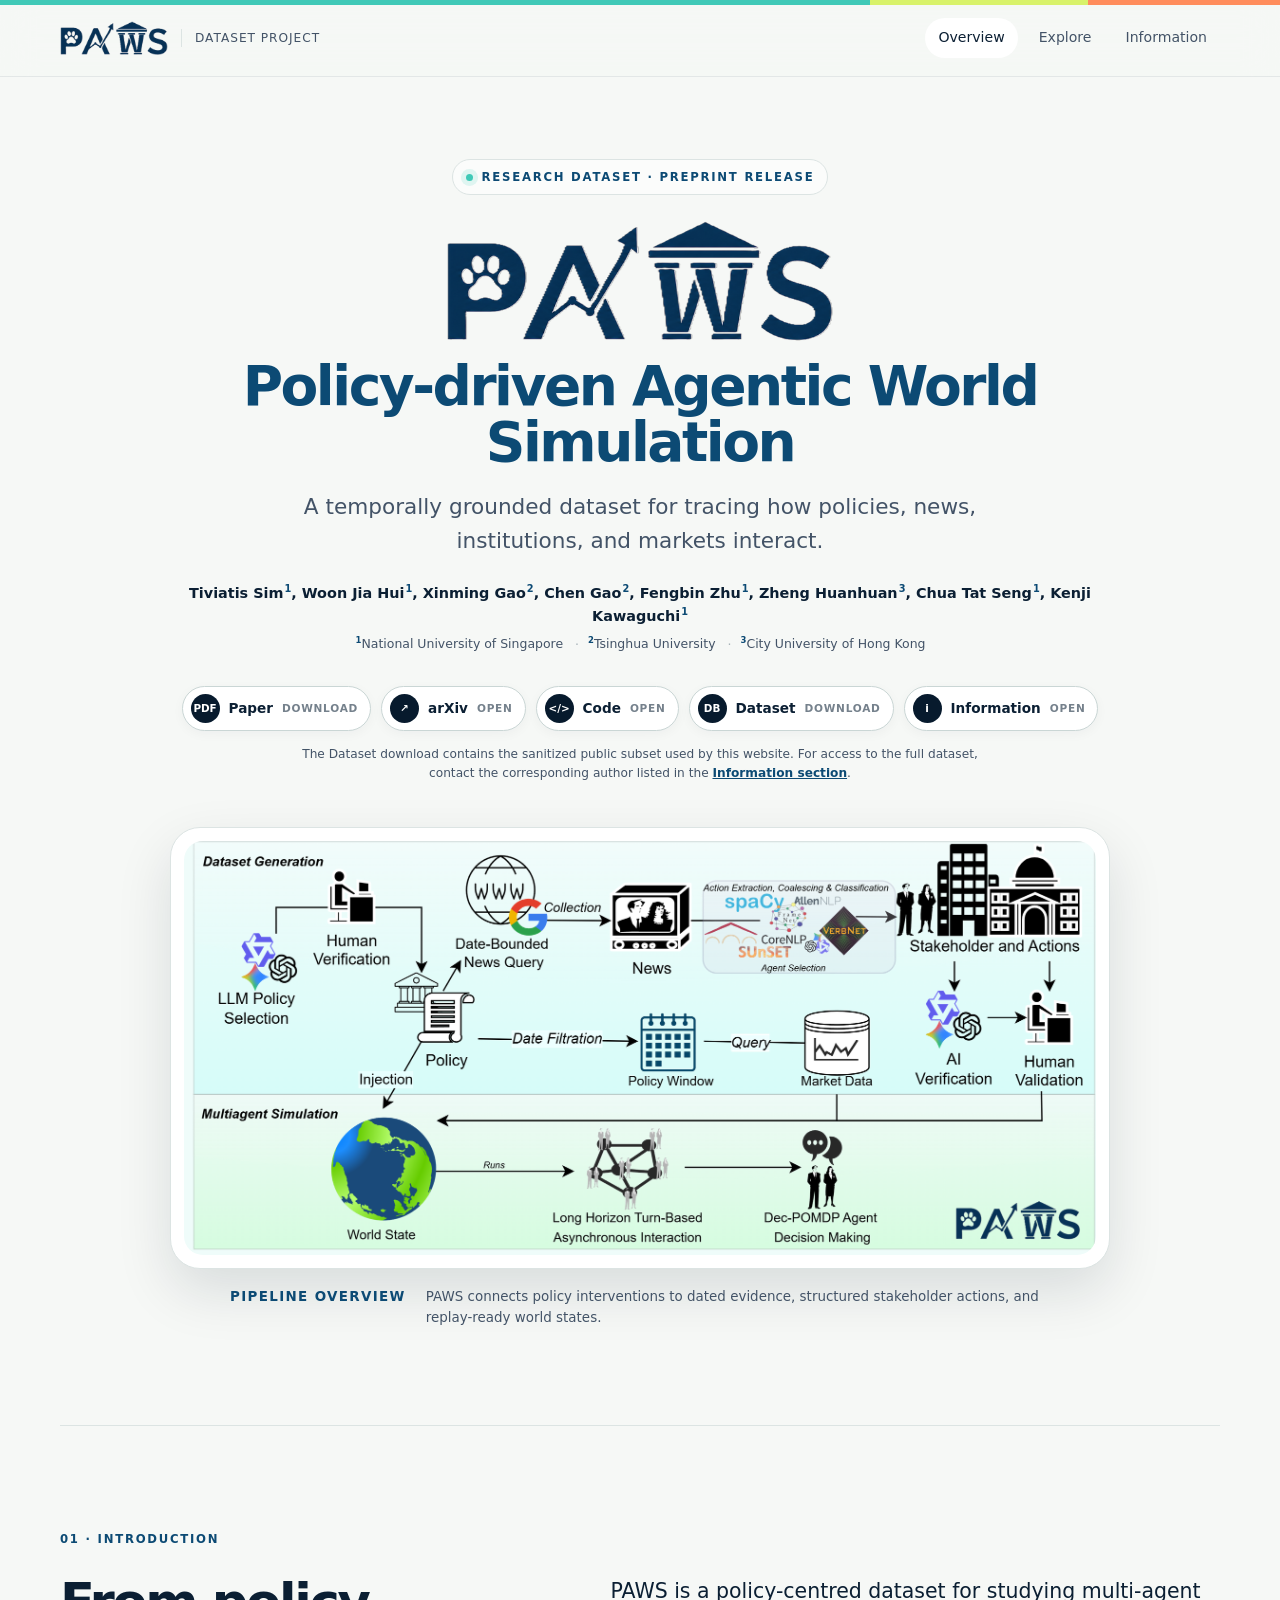
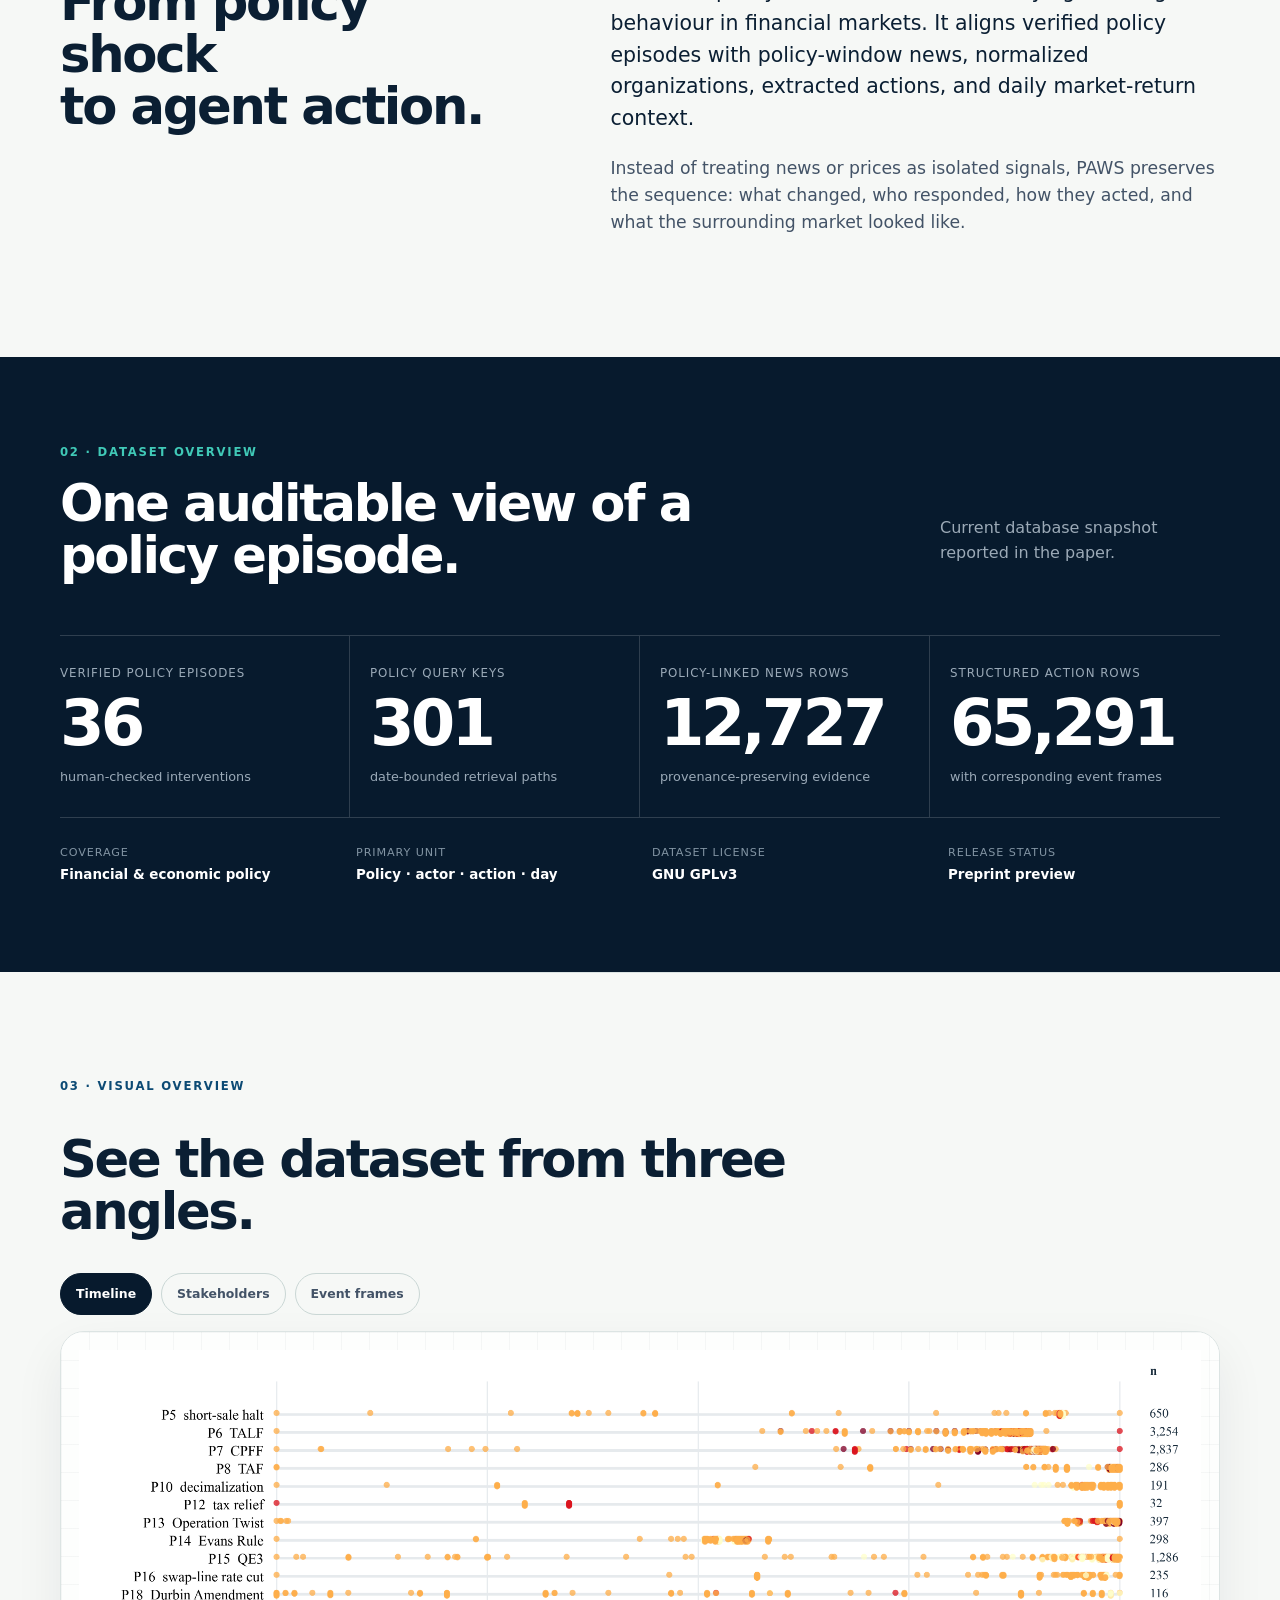
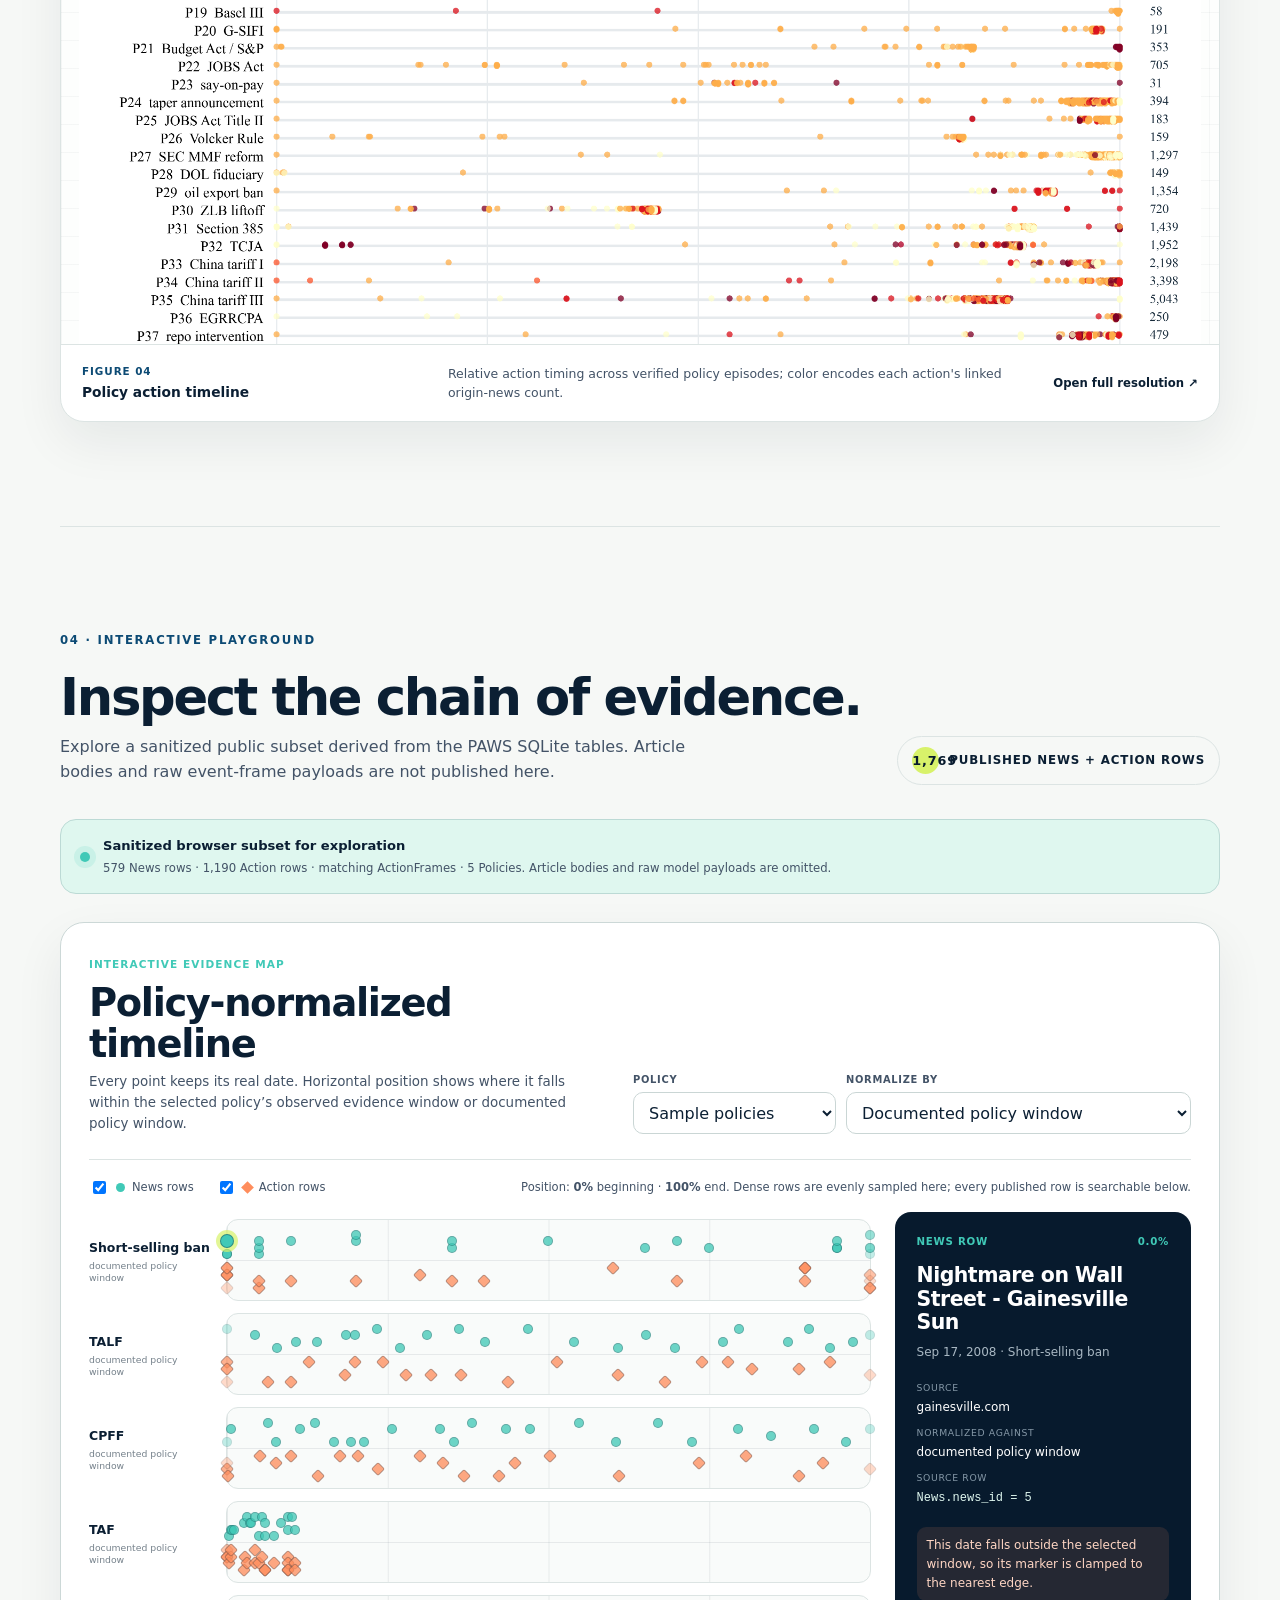
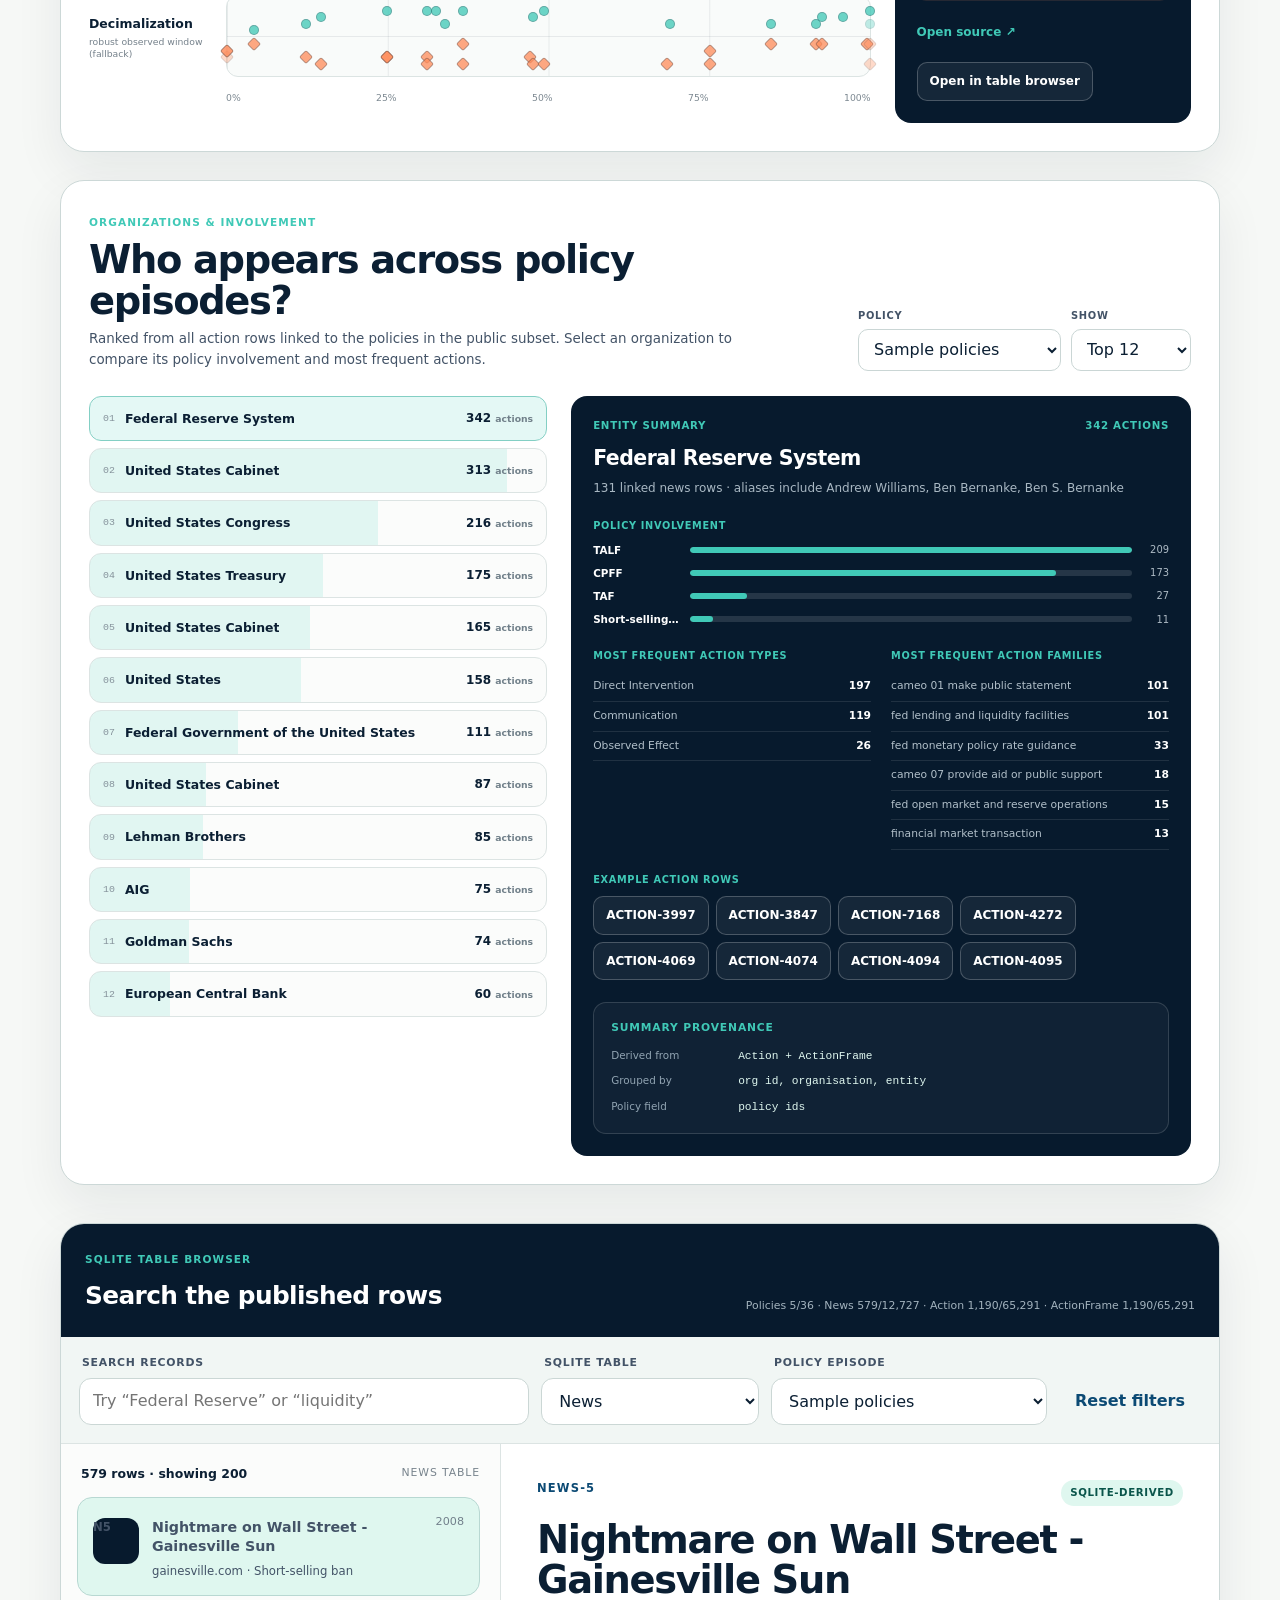
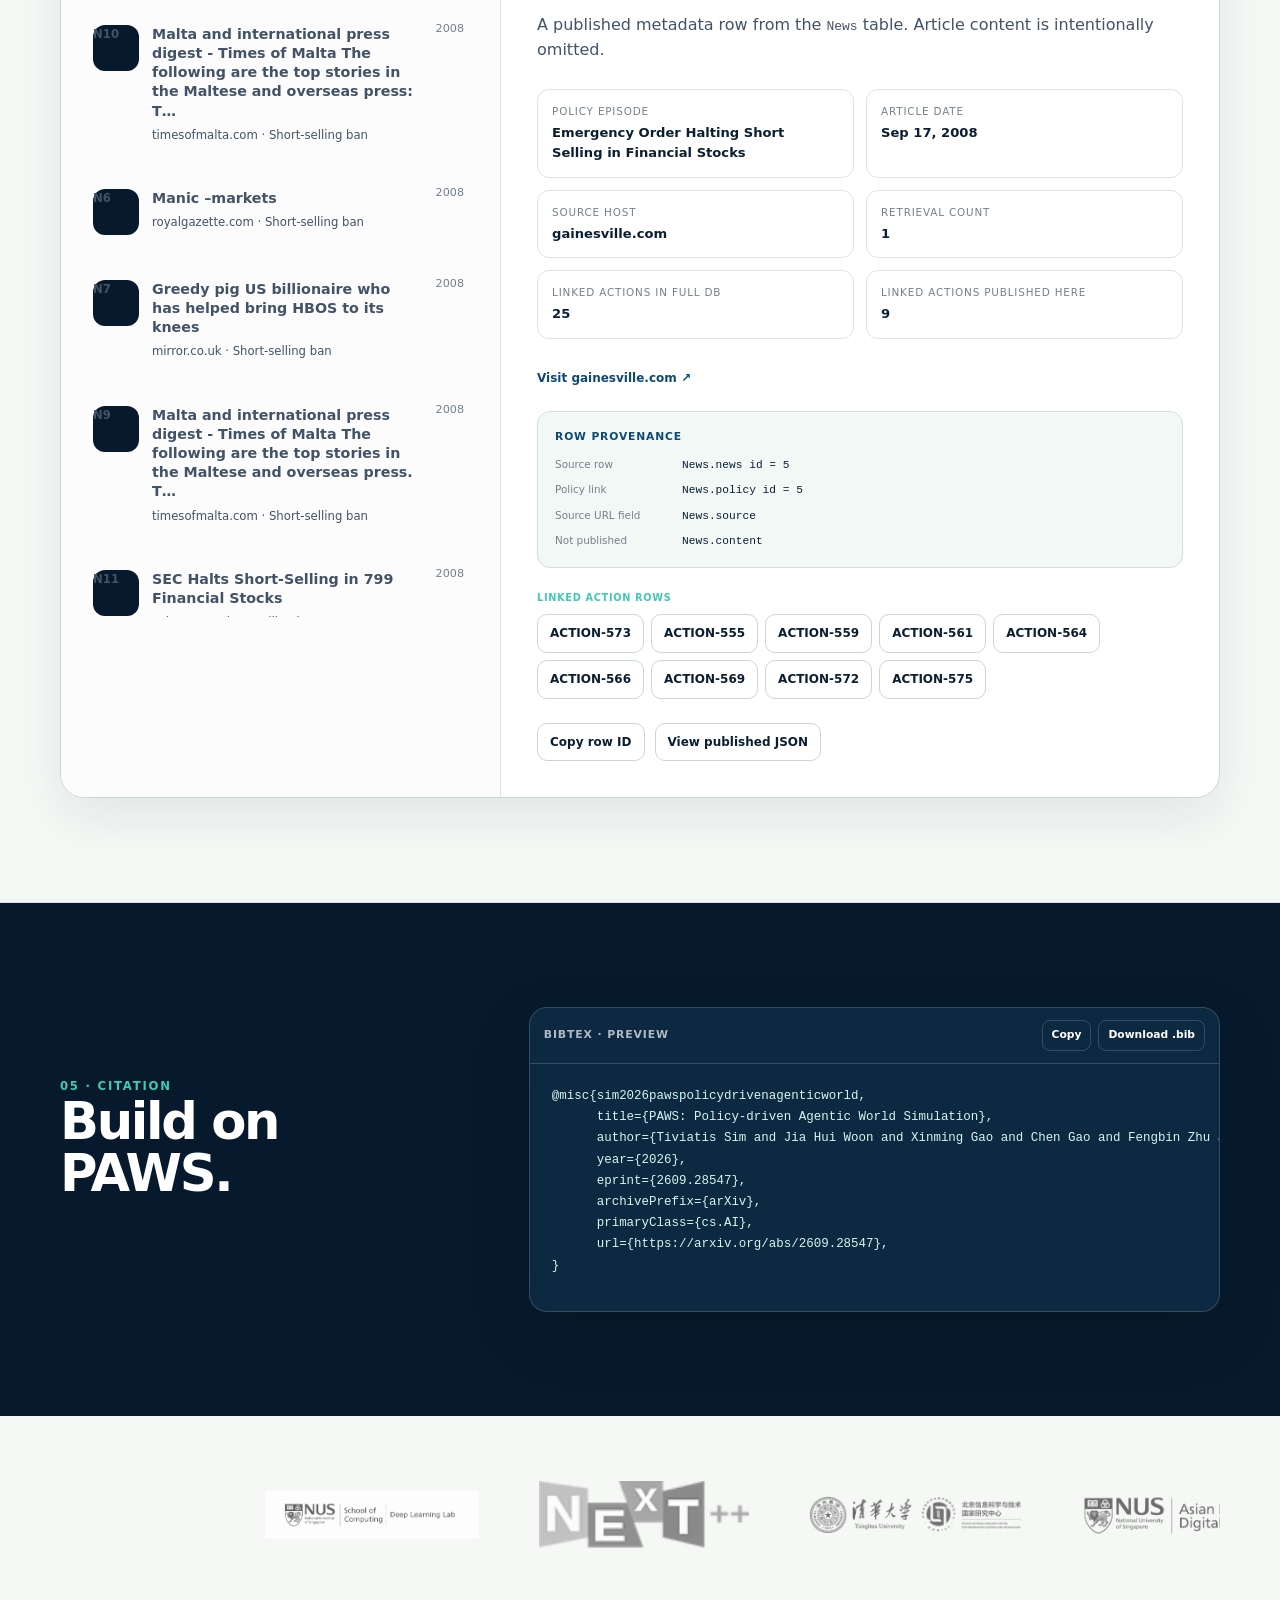
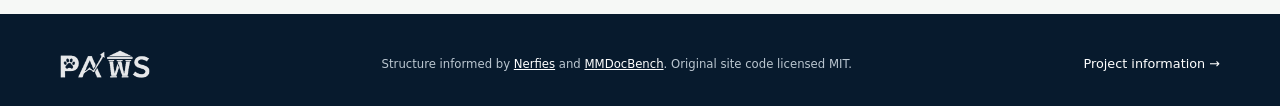
<file: index.html>
<!doctype html>
<html lang="en">
  <head>
    <meta charset="utf-8" />
    <meta name="viewport" content="width=device-width, initial-scale=1" />
    <meta
      name="description"
      content="PAWS is a policy-driven dataset for studying grounded multi-agent behaviour around financial policy shocks."
    />
    <meta name="theme-color" content="#071a2d" />
    <meta property="og:title" content="PAWS — Policy-driven Agentic World Simulation" />
    <meta
      property="og:description"
      content="Explore policy episodes, news evidence, stakeholder actions, and market context in a replay-ready research dataset."
    />
    <meta property="og:type" content="website" />
    <meta property="og:image" content="assets/images/og.png" />
    <meta property="og:image:width" content="1731" />
    <meta property="og:image:height" content="909" />
    <meta property="og:image:alt" content="PAWS — Policy-driven Agentic World Simulation" />
    <meta name="twitter:card" content="summary_large_image" />
    <meta name="twitter:title" content="PAWS — Policy-driven Agentic World Simulation" />
    <meta name="twitter:description" content="Policy episodes, stakeholder actions, and market context in one research dataset." />
    <meta name="twitter:image" content="assets/images/og.png" />
    <title>PAWS — Policy-driven Agentic World Simulation</title>
    <link rel="icon" type="image/png" href="assets/images/favicon.png" />
    <link rel="stylesheet" href="styles.css" />
    <script src="config.js" defer></script>
    <script src="script.js" defer></script>
    <script type="application/ld+json">
      {
        "@context": "https://schema.org",
        "@type": "Dataset",
        "name": "PAWS: Policy-driven Agentic World Simulation",
        "description": "A policy-centred dataset aligning verified financial and economic policy interventions with dated news, stakeholder actions, normalized organizations, structured event frames, and daily market-return context.",
        "keywords": ["multi-agent systems", "financial policy", "event frames", "stakeholder actions", "financial NLP"],
        "version": "PAWS Version 1.0"
      }
    </script>
  </head>
  <body>
    <a class="skip-link" href="#main-content">Skip to main content</a>

    <header class="site-header" id="top">
      <div class="header-inner">
        <a class="brand" href="index.html" aria-label="PAWS home">
          <img src="assets/images/paws-wordmark.png" alt="PAWS" width="176" height="56" />
          <span>Dataset project</span>
        </a>
        <nav class="top-nav" aria-label="Primary navigation">
          <a class="nav-link is-active" href="index.html" aria-current="page">Overview</a>
          <a class="nav-link" href="#playground">Explore</a>
          <a class="nav-link" href="information.html">Information</a>
        </nav>
      </div>
    </header>

    <main id="main-content">
      <section class="hero section-shell" aria-labelledby="project-title">
        <div class="eyebrow"><span class="eyebrow-dot"></span> Research dataset · Preprint release</div>
        <h1 id="project-title" class="hero-title">
          <img class="hero-title-logo" src="assets/images/paws-wordmark.png" alt="PAWS" width="600" height="189" />
          <span class="hero-title-text">Policy-driven Agentic World Simulation</span>
        </h1>
        <p class="hero-deck">
          A temporally grounded dataset for tracing how policies, news, institutions, and markets interact.
        </p>
        <div class="authors" aria-label="Researchers and affiliations">
          <p class="author-names">Tiviatis Sim<sup>1</sup>, Woon Jia Hui<sup>1</sup>, Xinming Gao<sup>2</sup>, Chen Gao<sup>2</sup>, Fengbin Zhu<sup>1</sup>, Zheng Huanhuan<sup>3</sup>, Chua Tat Seng<sup>1</sup>, Kenji Kawaguchi<sup>1</sup></p>
          <p class="author-affiliations"><span><sup>1</sup>National University of Singapore</span><span><sup>2</sup>Tsinghua University</span><span><sup>3</sup>City University of Hong Kong</span></p>
        </div>

        <nav class="resource-nav" aria-label="Project resources">
          <a class="resource-button is-pending" data-resource="paper" aria-disabled="true"><small>PDF</small> Paper <em>Soon</em></a>
          <a class="resource-button is-pending" data-resource="arxiv" aria-disabled="true"><small>↗</small> arXiv <em>Soon</em></a>
          <a class="resource-button is-pending" data-resource="code" aria-disabled="true"><small>&lt;/&gt;</small> Code <em>Open</em></a>
          <a class="resource-button is-pending" data-resource="dataset" aria-disabled="true"><small>DB</small> Dataset <em>Soon</em></a>
          <a class="resource-button" href="information.html"><small>i</small> Information <em>Open</em></a>
        </nav>
        <p class="resource-note">The Dataset download contains the sanitized public subset used by this website. For access to the full dataset, contact the corresponding author listed in the <a href="information.html#licensing-title">Information section</a>.</p>

        <figure class="hero-figure hero-pipeline-figure">
          <div class="hero-figure-frame">
            <img
              src="assets/images/paws-pipeline.png"
              alt="PAWS dataset generation pipeline, from verified policy selection through news and market collection, action extraction, validation, and multi-agent simulation"
              width="1920"
              height="873"
              fetchpriority="high"
            />
          </div>
          <figcaption>
            <span>Pipeline overview</span>
            <p>PAWS connects policy interventions to dated evidence, structured stakeholder actions, and replay-ready world states.</p>
          </figcaption>
        </figure>
      </section>

      <section class="intro section-shell section-rule" id="introduction" aria-labelledby="intro-title">
        <div class="section-label">01 · Introduction</div>
        <div class="intro-grid">
          <h2 id="intro-title">From policy shock<br />to agent action.</h2>
          <div class="prose lead-copy">
            <p>
              PAWS is a policy-centred dataset for studying multi-agent behaviour in financial markets. It aligns
              verified policy episodes with policy-window news, normalized organizations, extracted actions, and
              daily market-return context.
            </p>
            <p>
              Instead of treating news or prices as isolated signals, PAWS preserves the sequence: what changed,
              who responded, how they acted, and what the surrounding market looked like.
            </p>
          </div>
        </div>
      </section>

      <section class="overview-band" aria-labelledby="overview-title">
        <div class="section-shell">
          <div class="section-heading-row">
            <div>
              <div class="section-label light">02 · Dataset overview</div>
              <h2 id="overview-title">One auditable view of a policy episode.</h2>
            </div>
            <p>Current database snapshot reported in the paper.</p>
          </div>
          <dl class="stat-grid">
            <div><dt>Verified policy episodes</dt><dd>36</dd><span>human-checked interventions</span></div>
            <div><dt>Policy query keys</dt><dd>301</dd><span>date-bounded retrieval paths</span></div>
            <div><dt>Policy-linked news rows</dt><dd>12,727</dd><span>provenance-preserving evidence</span></div>
            <div><dt>Structured action rows</dt><dd>65,291</dd><span>with corresponding event frames</span></div>
          </dl>
          <div class="data-note-row">
            <div><span>Coverage</span><strong>Financial &amp; economic policy</strong></div>
            <div><span>Primary unit</span><strong>Policy · actor · action · day</strong></div>
            <div><span>Dataset license</span><strong>GNU GPLv3</strong></div>
            <div><span>Release status</span><strong>Preprint preview</strong></div>
          </div>
        </div>
      </section>

      <section class="figures section-shell section-rule" id="figures" aria-labelledby="figures-title">
        <div class="section-label">03 · Visual overview</div>
        <div class="section-heading-row figure-heading">
          <div>
            <h2 id="figures-title">See the dataset from three angles.</h2>
          </div>
        </div>
        <div class="figure-tabs" role="tablist" aria-label="Dataset figures">
          <button id="figure-tab-timeline" type="button" role="tab" aria-selected="true" aria-controls="figure-panel" data-figure="timeline">Timeline</button>
          <button id="figure-tab-stakeholders" type="button" role="tab" aria-selected="false" aria-controls="figure-panel" data-figure="stakeholders">Stakeholders</button>
          <button id="figure-tab-taxonomy" type="button" role="tab" aria-selected="false" aria-controls="figure-panel" data-figure="taxonomy">Event frames</button>
        </div>
        <figure class="figure-viewer" id="figure-panel" role="tabpanel" aria-labelledby="figure-tab-timeline">
          <div class="figure-canvas">
            <img id="figure-image" src="figures/fig4_policy_action_timeline_wide.png" alt="Actions for policies P5 through P43 plotted by relative position in each policy's observed action window; color encodes linked origin-news count" width="4208" height="3433" loading="lazy" />
          </div>
          <figcaption>
            <div><span id="figure-number">Figure 04</span><strong id="figure-title">Policy action timeline</strong></div>
            <p id="figure-caption">Relative action timing across verified policy episodes; color encodes each action's linked origin-news count.</p>
            <a id="figure-full" href="figures/fig4_policy_action_timeline_wide.png" target="_blank" rel="noopener">Open full resolution ↗</a>
          </figcaption>
        </figure>
      </section>

      <section class="playground section-shell section-rule" id="playground" aria-labelledby="playground-title">
        <div class="section-label">04 · Interactive playground</div>
        <div class="playground-heading">
          <div>
            <h2 id="playground-title">Inspect the chain of evidence.</h2>
            <p>Explore a sanitized public subset derived from the PAWS SQLite tables. Article bodies and raw event-frame payloads are not published here.</p>
          </div>
          <div class="subset-badge"><span id="dataset-record-total">…</span> published News + Action rows</div>
        </div>

        <div class="database-note" id="database-note" aria-live="polite">
          <span class="database-pulse" aria-hidden="true"></span>
          <p><strong>Loading public database subset…</strong><small>The full SQLite database is never sent to the browser.</small></p>
        </div>

        <section class="interactive-card timeline-studio" aria-labelledby="timeline-title">
          <div class="studio-heading">
            <div>
              <span class="mini-label">Interactive evidence map</span>
              <h3 id="timeline-title">Policy-normalized timeline</h3>
              <p>Every point keeps its real date. Horizontal position shows where it falls within the selected policy’s observed evidence window or documented policy window.</p>
            </div>
            <div class="studio-controls">
              <label><span>Policy</span><select id="timeline-policy"><option value="all">Sample policies</option></select></label>
              <label><span>Normalize by</span><select id="timeline-window"><option value="policy">Documented policy window</option><option value="observed">Robust observed evidence window</option></select></label>
            </div>
          </div>
          <div class="timeline-legend" aria-label="Timeline legend">
            <label><input type="checkbox" id="show-news" checked /> <i class="legend-mark news"></i> News rows</label>
            <label><input type="checkbox" id="show-actions" checked /> <i class="legend-mark action"></i> Action rows</label>
            <span>Position: <b>0%</b> beginning · <b>100%</b> end. Dense rows are evenly sampled here; every published row is searchable below.</span>
          </div>
          <div class="timeline-layout">
            <div>
              <div class="timeline-chart" id="timeline-chart" aria-label="Normalized policy evidence timeline"></div>
              <div class="timeline-axis" aria-hidden="true"><span>0%</span><span>25%</span><span>50%</span><span>75%</span><span>100%</span></div>
              <p class="visually-hidden" id="timeline-summary" aria-live="polite"></p>
            </div>
            <article class="timeline-detail" id="timeline-detail" aria-live="polite">
              <span class="detail-empty">Select a news or action point to inspect its real date, source row, and linked records.</span>
            </article>
          </div>
        </section>

        <section class="interactive-card entity-studio" aria-labelledby="entity-title">
          <div class="studio-heading">
            <div>
              <span class="mini-label">Organizations &amp; involvement</span>
              <h3 id="entity-title">Who appears across policy episodes?</h3>
              <p>Ranked from all action rows linked to the policies in the public subset. Select an organization to compare its policy involvement and most frequent actions.</p>
            </div>
            <div class="studio-controls entity-controls">
              <label><span>Policy</span><select id="entity-policy"><option value="all">Sample policies</option></select></label>
              <label><span>Show</span><select id="entity-limit"><option value="12">Top 12</option><option value="20">Top 20</option><option value="36">Top 36</option></select></label>
            </div>
          </div>
          <div class="entity-layout">
            <div class="entity-cloud" id="entity-cloud" aria-label="Top organizations"></div>
            <article class="entity-detail" id="entity-detail" aria-live="polite">
              <span class="detail-empty">Select an organization to see its policy involvement and recurring action families.</span>
            </article>
          </div>
        </section>

        <div class="explorer" data-explorer>
          <div class="explorer-titlebar">
            <div><span class="mini-label">SQLite table browser</span><h3>Search the published rows</h3></div>
            <p id="schema-summary">Loading table manifest…</p>
          </div>
          <div class="explorer-toolbar">
            <label class="search-field">
              <span>Search records</span>
              <input type="search" id="record-search" placeholder="Try “Federal Reserve” or “liquidity”" autocomplete="off" />
            </label>
            <label>
              <span>SQLite table</span>
              <select id="table-filter">
                <option value="News">News</option>
                <option value="Action">Action</option>
                <option value="ActionFrame">ActionFrame</option>
                <option value="Policies">Policies</option>
              </select>
            </label>
            <label>
              <span>Policy episode</span>
              <select id="policy-filter"><option value="all">Sample policies</option></select>
            </label>
            <button class="text-button" id="reset-filters" type="button">Reset filters</button>
          </div>

          <div class="explorer-body">
            <aside class="record-list-panel" aria-label="Dataset records">
              <div class="panel-kicker"><span id="result-count" aria-live="polite">Loading records…</span><small id="active-table-label">News table</small></div>
              <div class="record-list" id="record-list"></div>
            </aside>
            <article class="record-inspector" id="record-inspector" aria-live="polite"></article>
          </div>
        </div>
      </section>

      <section class="citation-section section-rule" aria-labelledby="citation-title">
        <div class="section-shell citation-grid">
          <div>
            <div class="section-label light">05 · Citation</div>
            <h2 id="citation-title">Build on PAWS.</h2>
          </div>
          <div class="citation-card">
            <div class="citation-card-top"><span>BibTeX · preview</span><div><button type="button" data-copy-citation>Copy</button><a href="PAWS-preview.bib" download>Download .bib</a></div></div>
            <pre id="citation-code"><code>@misc{sim2026pawspolicydrivenagenticworld,
      title={PAWS: Policy-driven Agentic World Simulation}, 
      author={Tiviatis Sim and Jia Hui Woon and Xinming Gao and Chen Gao and Fengbin Zhu and Zheng Huanhuan and Chua Tat Seng and Kenji Kawaguchi},
      year={2026},
      eprint={2609.28547},
      archivePrefix={arXiv},
      primaryClass={cs.AI},
      url={https://arxiv.org/abs/2609.28547}, 
}</code></pre>
            <p class="citation-status" aria-live="polite"></p>
          </div>
        </div>
      </section>

      <section class="affiliation-logos section-shell" aria-label="Affiliated institutions">
        <h2 class="visually-hidden">Affiliated institutions</h2>
        <div class="affiliation-logo-track">
          <div class="affiliation-logo-slot"><a href="https://ml.comp.nus.edu.sg" target="_blank" rel="noopener noreferrer" aria-label="Visit NUS School of Computing Deep Learning Lab"><img src="logos/deepLearningLab.png" alt="NUS School of Computing Deep Learning Lab" /></a></div>
          <div class="affiliation-logo-slot"><a href="https://www.nextcenter.org/" target="_blank" rel="noopener noreferrer" aria-label="Visit NExT++ Research Center"><img src="logos/NExT2B_edited.png" alt="NExT++ Research Center" /></a></div>
          <div class="affiliation-logo-slot"><a href="https://www.bnrist.tsinghua.edu.cn/bnristen/" target="_blank" rel="noopener noreferrer" aria-label="Visit Tsinghua University BNRist"><img src="logos/tsinghua logo.png" alt="Tsinghua University" /></a></div>
          <div class="affiliation-logo-slot"><a href="https://www.aidf.nus.edu.sg/" target="_blank" rel="noopener noreferrer" aria-label="Visit NUS Asian Institute of Digital Finance"><img src="logos/nus aidf.png" alt="NUS Asian Institute of Digital Finance" /></a></div>
          <div class="affiliation-logo-slot"><a href="https://cosilab.github.io/" target="_blank" rel="noopener noreferrer" aria-label="Visit NUS CoSI Lab"><img src="logos/cosi lab.png" alt="NUS CoSI Lab" /></a></div>
          <div class="affiliation-logo-slot"><a href="https://scholars.cityu.edu.hk/" target="_blank" rel="noopener noreferrer" aria-label="Visit City University of Hong Kong Scholars"><img src="logos/cityUHK.png" alt="City University of Hong Kong" /></a></div>
        </div>
      </section>
    </main>

    <footer class="site-footer">
      <div class="section-shell">
        <a class="brand footer-brand" href="#top"><img src="assets/images/paws-wordmark.png" alt="PAWS" width="132" height="42" /></a>
        <p>Structure informed by <a href="https://nerfies.github.io/" target="_blank" rel="noopener">Nerfies</a> and <a href="https://mmdocbench.github.io/" target="_blank" rel="noopener">MMDocBench</a>. Original site code licensed MIT.</p>
        <a href="information.html">Project information →</a>
      </div>
    </footer>
  </body>
</html>
</file>
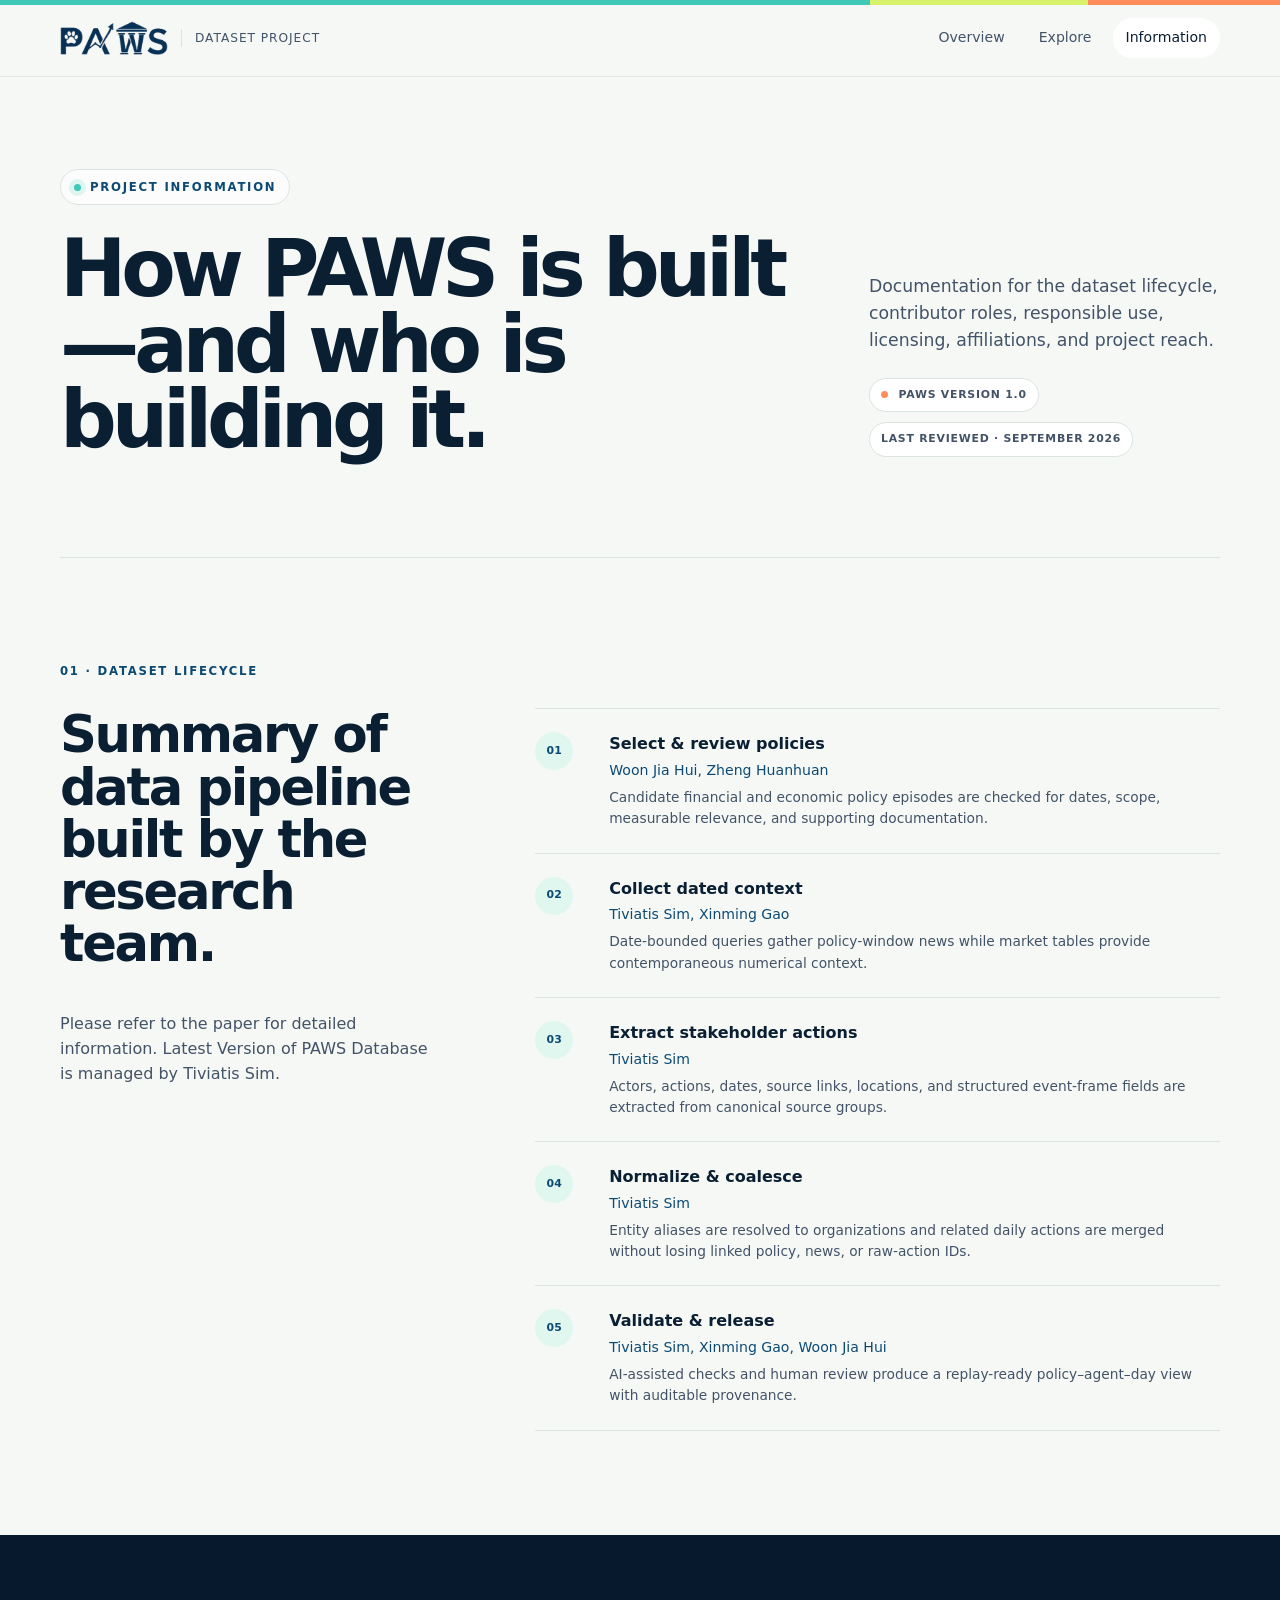
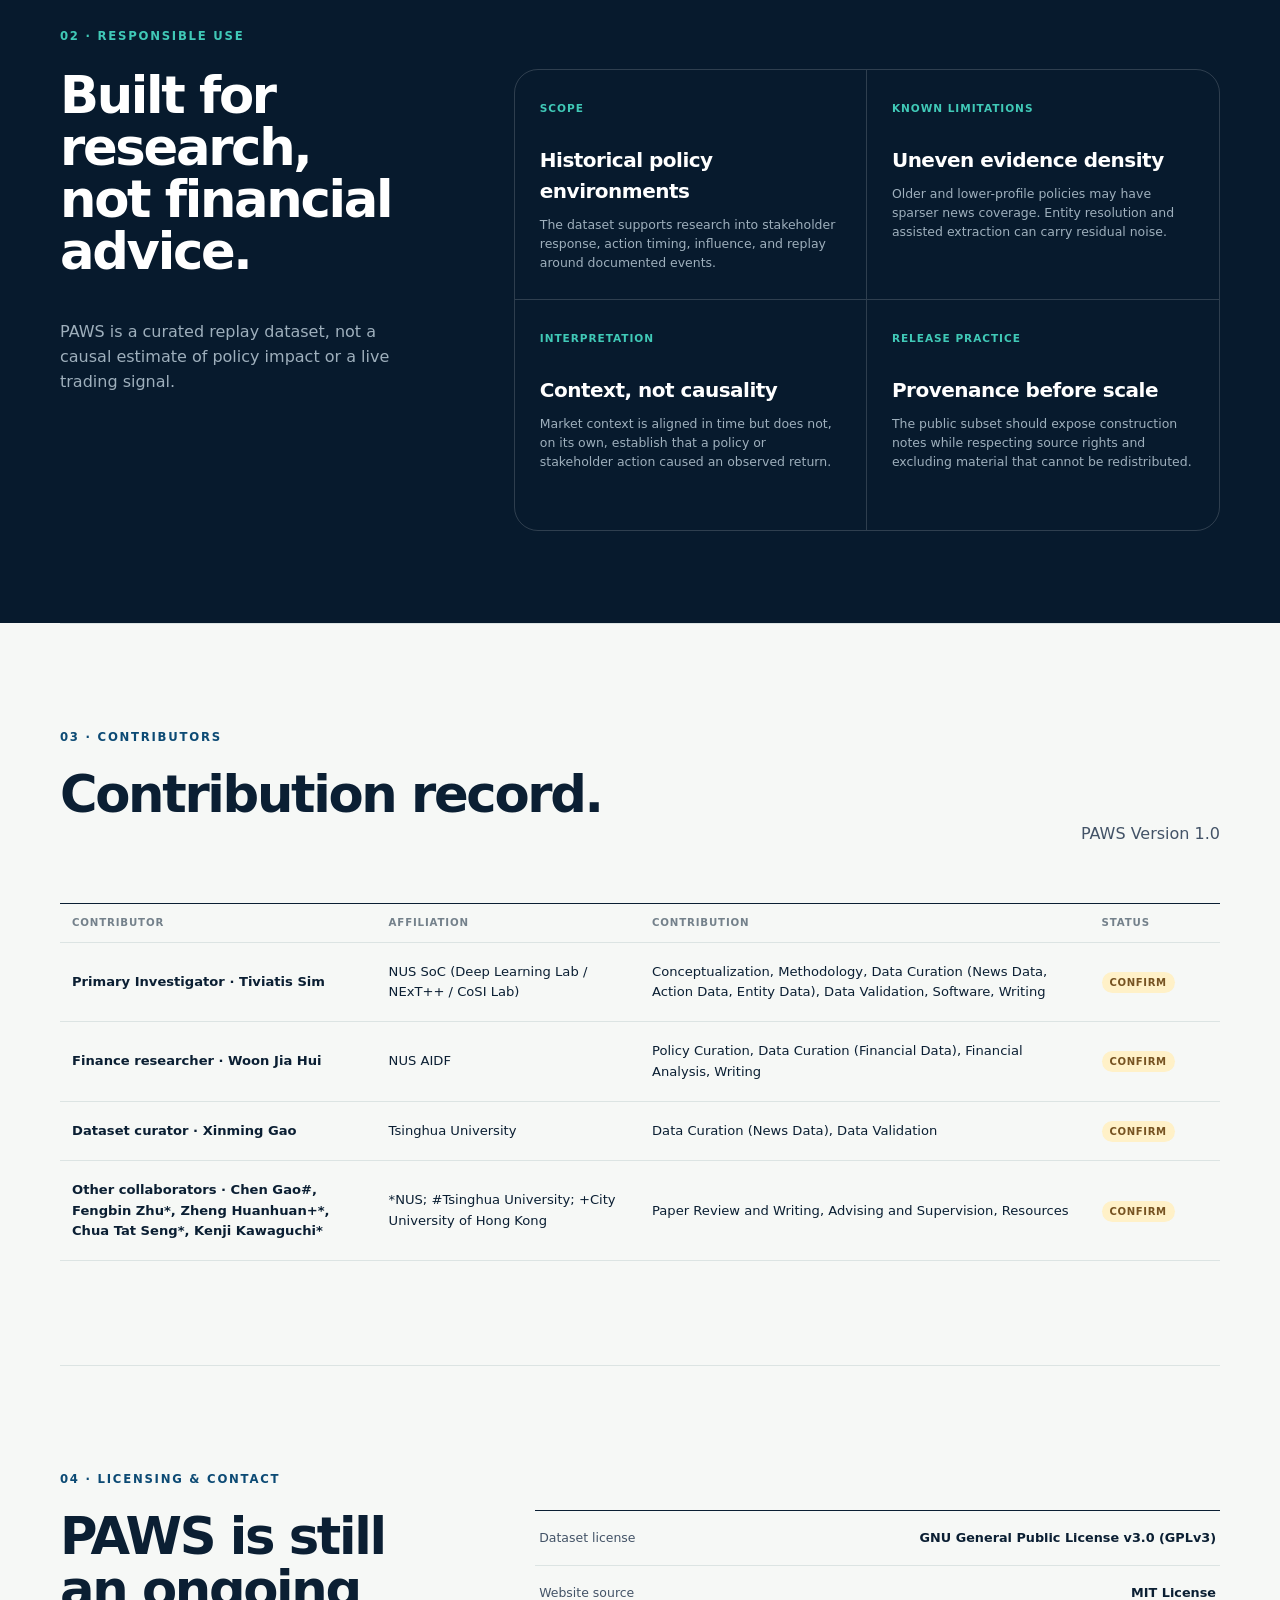
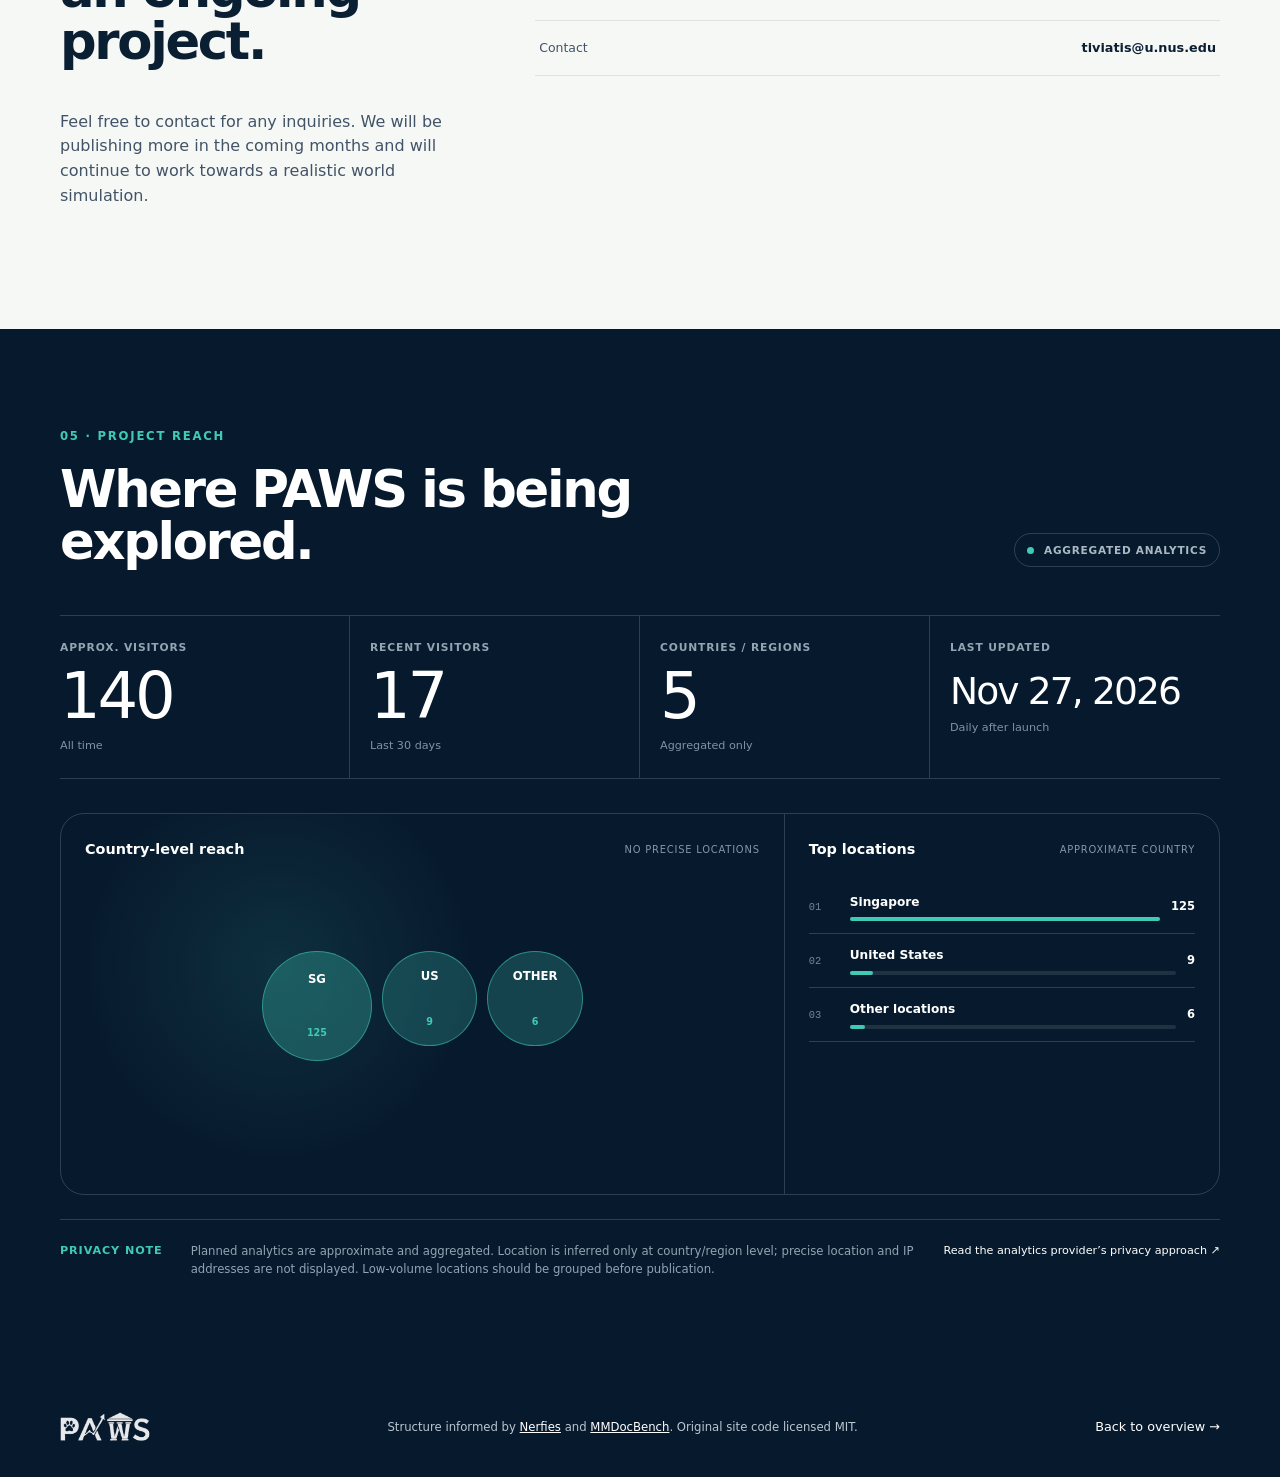
<file: information.html>
<!doctype html>
<html lang="en">
  <head>
    <meta charset="utf-8" />
    <meta name="viewport" content="width=device-width, initial-scale=1" />
    <meta name="description" content="Project information, contributors, release notes, licensing, and privacy-conscious visitor analytics for PAWS." />
    <meta name="theme-color" content="#071a2d" />
    <meta property="og:title" content="PAWS — Project information" />
    <meta property="og:description" content="How PAWS is constructed, validated, governed, and maintained." />
    <meta property="og:type" content="website" />
    <meta property="og:image" content="assets/images/og.png" />
    <meta property="og:image:width" content="1731" />
    <meta property="og:image:height" content="909" />
    <meta property="og:image:alt" content="PAWS — Policy-driven Agentic World Simulation" />
    <meta name="twitter:card" content="summary_large_image" />
    <meta name="twitter:title" content="PAWS — Project information" />
    <meta name="twitter:description" content="How PAWS is constructed, validated, governed, and maintained." />
    <meta name="twitter:image" content="assets/images/og.png" />
    <title>Information — PAWS</title>
    <link rel="icon" type="image/png" href="assets/images/favicon.png" />
    <link rel="stylesheet" href="styles.css" />
    <script src="config.js" defer></script>
    <script src="information.js" defer></script>
  </head>
  <body class="information-page">
    <a class="skip-link" href="#main-content">Skip to main content</a>
    <header class="site-header" id="top">
      <div class="header-inner">
        <a class="brand" href="index.html" aria-label="PAWS home">
          <img src="assets/images/paws-wordmark.png" alt="PAWS" width="176" height="56" />
          <span>Dataset project</span>
        </a>
        <nav class="top-nav" aria-label="Primary navigation">
          <a class="nav-link" href="index.html">Overview</a>
          <a class="nav-link" href="index.html#playground">Explore</a>
          <a class="nav-link is-active" href="information.html" aria-current="page">Information</a>
        </nav>
      </div>
    </header>

    <main id="main-content">
      <section class="info-hero section-shell">
        <div class="eyebrow"><span class="eyebrow-dot"></span> Project information</div>
        <div class="info-hero-grid">
          <h1>How PAWS is built—and who is building it.</h1>
          <div>
            <p>Documentation for the dataset lifecycle, contributor roles, responsible use, licensing, affiliations, and project reach.</p>
            <div class="status-row">
              <span><i></i> PAWS Version 1.0 </span>
              <span>Last reviewed · September 2026</span>
            </div>
          </div>
        </div>
      </section>

      <section class="info-section section-shell section-rule" aria-labelledby="lifecycle-title">
        <div class="section-label">01 · Dataset lifecycle</div>
        <div class="info-section-grid">
          <div>
            <h2 id="lifecycle-title">Summary of data pipeline built by the research team.</h2>
            <p class="section-aside">Please refer to the paper for detailed information. Latest Version of PAWS Database is managed by Tiviatis Sim. </p>
          </div>
          <ol class="lifecycle-list">
            <li><span>01</span><div><strong>Select &amp; review policies</strong> <span class="lifecycle-names"> Woon Jia Hui, Zheng Huanhuan</span><p>Candidate financial and economic policy episodes are checked for dates, scope, measurable relevance, and supporting documentation.</p></div></li>
            <li><span>02</span><div><strong>Collect dated context</strong> <span class="lifecycle-names"> Tiviatis Sim, Xinming Gao</span><p>Date-bounded queries gather policy-window news while market tables provide contemporaneous numerical context.</p></div></li>
            <li><span>03</span><div><strong>Extract stakeholder actions</strong> <span class="lifecycle-names"> Tiviatis Sim</span><p>Actors, actions, dates, source links, locations, and structured event-frame fields are extracted from canonical source groups.</p></div></li>
            <li><span>04</span><div><strong>Normalize &amp; coalesce</strong> <span class="lifecycle-names"> Tiviatis Sim</span><p>Entity aliases are resolved to organizations and related daily actions are merged without losing linked policy, news, or raw-action IDs.</p></div></li>
            <li><span>05</span><div><strong>Validate &amp; release</strong> <span class="lifecycle-names"> Tiviatis Sim, Xinming Gao, Woon Jia Hui</span><p>AI-assisted checks and human review produce a replay-ready policy–agent–day view with auditable provenance.</p></div></li>
          </ol>
        </div>
      </section>

      <section class="responsibility-band" aria-labelledby="responsibility-title">
        <div class="section-shell">
          <div class="section-label light">02 · Responsible use</div>
          <div class="responsibility-grid">
            <div>
              <h2 id="responsibility-title">Built for research,<br />not financial advice.</h2>
              <p>PAWS is a curated replay dataset, not a causal estimate of policy impact or a live trading signal.</p>
            </div>
            <div class="responsibility-cards">
              <article><span>Scope</span><h3>Historical policy environments</h3><p>The dataset supports research into stakeholder response, action timing, influence, and replay around documented events.</p></article>
              <article><span>Known limitations</span><h3>Uneven evidence density</h3><p>Older and lower-profile policies may have sparser news coverage. Entity resolution and assisted extraction can carry residual noise.</p></article>
              <article><span>Interpretation</span><h3>Context, not causality</h3><p>Market context is aligned in time but does not, on its own, establish that a policy or stakeholder action caused an observed return.</p></article>
              <article><span>Release practice</span><h3>Provenance before scale</h3><p>The public subset should expose construction notes while respecting source rights and excluding material that cannot be redistributed.</p></article>
            </div>
          </div>
        </div>
      </section>

      <section class="info-section section-shell section-rule" aria-labelledby="contributors-title">
        <div class="section-label">03 · Contributors</div>
        <div class="contributors-heading">
          <h2 id="contributors-title">Contribution record.</h2>
          <p>PAWS Version 1.0</p>
        </div>
        <div class="contributor-table" role="table" aria-label="Draft contributor roles">
          <div class="contributor-row header" role="row"><span role="columnheader">Contributor</span><span role="columnheader">Affiliation</span><span role="columnheader">Contribution</span><span role="columnheader">Status</span></div>
          <div class="contributor-row" role="row"><strong role="cell">Primary Investigator · Tiviatis Sim</strong><span role="cell">NUS SoC (Deep Learning Lab / NExT++ / CoSI Lab)</span><span role="cell">Conceptualization, Methodology, Data Curation (News Data, Action Data, Entity Data), Data Validation, Software, Writing</span><span role="cell"><i>Confirm</i></span></div>
          <div class="contributor-row" role="row"><strong role="cell">Finance researcher · Woon Jia Hui</strong><span role="cell">NUS AIDF</span><span role="cell">Policy Curation, Data Curation (Financial Data), Financial Analysis, Writing</span><span role="cell"><i>Confirm</i></span></div>
          <div class="contributor-row" role="row"><strong role="cell">Dataset curator · Xinming Gao</strong><span role="cell">Tsinghua University</span><span role="cell">Data Curation (News Data), Data Validation</span><span role="cell"><i>Confirm</i></span></div>
          <div class="contributor-row" role="row"><strong role="cell">Other collaborators · Chen Gao#, Fengbin Zhu*, Zheng Huanhuan+*, Chua Tat Seng*, Kenji Kawaguchi*</strong><span role="cell">*NUS; #Tsinghua University; +City University of Hong Kong</span><span role="cell"> Paper Review and Writing, Advising and Supervision, Resources</span><span role="cell"><i>Confirm</i></span></div>
        </div>
      </section>

      <section class="info-section section-shell section-rule" aria-labelledby="licensing-title">
        <div class="section-label">04 · Licensing &amp; contact</div>
        <div class="license-layout">
          <div>
            <h2 id="licensing-title">PAWS is still an ongoing project.</h2>
            <p>Feel free to contact for any inquiries. We will be publishing more in the coming months and will continue to work towards a realistic world simulation.</p>
          </div>
          <dl class="license-list">
            <div><dt>Dataset license</dt><dd>GNU General Public License v3.0 (GPLv3)</dd></div>
            <!-- <div><dt>Paper copyright</dt><dd>To follow the publication venue</dd></div> -->
            <div><dt>Website source</dt><dd>MIT License</dd></div>
            <div><dt>Contact</dt><dd>tiviatis@u.nus.edu</dd></div>
          </dl>
        </div>
      </section>

      <section class="reach-section" id="reach" aria-labelledby="reach-title">
        <div class="section-shell">
          <div class="reach-topline">
            <div>
              <div class="section-label light">05 · Project reach</div>
              <h2 id="reach-title">Where PAWS is being explored.</h2>
            </div>
            <span class="analytics-state" id="analytics-state"><i></i> Ready to connect</span>
          </div>

          <dl class="reach-metrics">
            <div><dt>Approx. visitors</dt><dd id="total-visitors">—</dd><span>All time</span></div>
            <div><dt>Recent visitors</dt><dd id="recent-visitors">—</dd><span>Last 30 days</span></div>
            <div><dt>Countries / regions</dt><dd id="country-count">—</dd><span>Aggregated only</span></div>
            <div><dt>Last updated</dt><dd class="date-value" id="stats-updated">Pending</dd><span>Daily after launch</span></div>
          </dl>

          <div class="reach-board">
            <div class="reach-visual" aria-labelledby="reach-visual-title">
              <div class="reach-visual-head"><h3 id="reach-visual-title">Country-level reach</h3><span>No precise locations</span></div>
              <div class="region-field" id="region-field" aria-live="polite">
                <div class="region-placeholder"><span>Analytics not connected</span><p>Add a GoatCounter site code in <code>config.js</code>, then provide the daily aggregated country summary.</p></div>
              </div>
            </div>
            <div class="country-list-panel">
              <div class="reach-visual-head"><h3>Top locations</h3><span>Approximate country</span></div>
              <div class="country-list" id="country-list">
                <div class="country-empty">Country totals will appear here after public launch.</div>
              </div>
            </div>
          </div>

          <div class="privacy-note">
            <strong>Privacy note</strong>
            <p>Planned analytics are approximate and aggregated. Location is inferred only at country/region level; precise location and IP addresses are not displayed. Low-volume locations should be grouped before publication.</p>
            <a href="https://www.goatcounter.com/help/privacy" target="_blank" rel="noopener">Read the analytics provider’s privacy approach ↗</a>
          </div>
        </div>
      </section>
    </main>

    <footer class="site-footer">
      <div class="section-shell">
        <a class="brand footer-brand" href="index.html"><img src="assets/images/paws-wordmark.png" alt="PAWS" width="132" height="42" /></a>
        <p>Structure informed by <a href="https://nerfies.github.io/" target="_blank" rel="noopener">Nerfies</a> and <a href="https://mmdocbench.github.io/" target="_blank" rel="noopener">MMDocBench</a>. Original site code licensed MIT.</p>
        <a href="index.html">Back to overview →</a>
      </div>
    </footer>
  </body>
</html>
</file>
<file: styles.css>
:root {
  --ink: #0b1f33;
  --ink-soft: #435367;
  --paper: #f6f8f6;
  --white: #ffffff;
  --blue: #0c4a74;
  --blue-deep: #071a2d;
  --teal: #40c9b7;
  --mint: #dff7ef;
  --lime: #d8f26a;
  --orange: #ff8d5c;
  --line: #dce4e3;
  --line-dark: rgba(255, 255, 255, 0.16);
  --radius: 24px;
  --shadow: 0 22px 55px rgba(7, 26, 45, 0.12);
  --shell: min(1160px, calc(100vw - 48px));
}

* { box-sizing: border-box; }

html { scroll-behavior: smooth; }

body {
  margin: 0;
  color: var(--ink);
  background: var(--paper);
  font-family: Inter, ui-sans-serif, system-ui, -apple-system, BlinkMacSystemFont, "Segoe UI", sans-serif;
  line-height: 1.55;
  -webkit-font-smoothing: antialiased;
}

body::before {
  content: "";
  position: fixed;
  inset: 0 0 auto;
  height: 5px;
  z-index: 100;
  background: linear-gradient(90deg, var(--teal) 0 68%, var(--lime) 68% 85%, var(--orange) 85%);
}

a { color: inherit; }
button, input, select { font: inherit; }
button, select { cursor: pointer; }
img { display: block; max-width: 100%; }

.skip-link {
  position: fixed;
  top: 12px;
  left: 12px;
  z-index: 200;
  padding: 10px 14px;
  border-radius: 8px;
  background: var(--white);
  transform: translateY(-150%);
}

.skip-link:focus { transform: translateY(0); }
.visually-hidden {
  position: absolute !important;
  width: 1px !important;
  height: 1px !important;
  padding: 0 !important;
  margin: -1px !important;
  overflow: hidden !important;
  clip: rect(0, 0, 0, 0) !important;
  white-space: nowrap !important;
  border: 0 !important;
}
.section-shell { width: var(--shell); margin-inline: auto; }

.site-header {
  position: sticky;
  top: 0;
  z-index: 50;
  border-bottom: 1px solid rgba(11, 31, 51, 0.08);
  background: rgba(246, 248, 246, 0.9);
  backdrop-filter: blur(18px);
}

.header-inner {
  width: var(--shell);
  min-height: 76px;
  margin-inline: auto;
  display: flex;
  align-items: center;
  justify-content: space-between;
  gap: 24px;
}

.brand { display: inline-flex; align-items: center; gap: 13px; text-decoration: none; }
.brand img { width: 108px; height: auto; }
.brand span { padding-left: 13px; border-left: 1px solid var(--line); color: var(--ink-soft); font-size: 0.76rem; letter-spacing: 0.08em; text-transform: uppercase; }
.top-nav { display: flex; gap: 8px; }
.nav-link { padding: 9px 13px; border-radius: 999px; color: var(--ink-soft); font-size: 0.88rem; text-decoration: none; }
.nav-link:hover, .nav-link:focus-visible, .nav-link.is-active { color: var(--ink); background: var(--white); }

.hero { padding-block: 82px 96px; text-align: center; }
.eyebrow, .section-label { color: var(--blue); font-size: 0.73rem; font-weight: 750; letter-spacing: 0.15em; text-transform: uppercase; }
.eyebrow { display: inline-flex; align-items: center; gap: 9px; padding: 8px 13px; border: 1px solid var(--line); border-radius: 999px; background: rgba(255,255,255,.6); }
.eyebrow-dot { width: 7px; height: 7px; border-radius: 50%; background: var(--teal); box-shadow: 0 0 0 5px rgba(64,201,183,.15); }

h1, h2, h3, p { margin-top: 0; }
h1 {
  max-width: 960px;
  margin: 24px auto 20px;
  font-size: clamp(3rem, 7vw, 6.35rem);
  line-height: 0.95;
  letter-spacing: -0.065em;
  font-weight: 620;
}
.hero-title { display: grid; justify-items: center; gap: 16px; }
.hero-title-logo { width: clamp(220px, 32vw, 390px); height: auto; }
.hero-title-text { display: block; max-width: 900px; color: var(--blue); font-size: clamp(1.8rem, 4.3vw, 4rem); letter-spacing: -.045em; line-height: 1.02; text-transform: none; }
.hero-deck { max-width: 690px; margin: 0 auto; color: var(--ink-soft); font-size: clamp(1.05rem, 2vw, 1.35rem); }
.authors { display: grid; justify-items: center; gap: 7px; margin-top: 24px; color: var(--ink-soft); font-size: 0.9rem; }
.authors p { margin: 0; }
.author-names { max-width: 920px; color: var(--ink); font-weight: 650; }
.authors sup { margin-left: 1px; color: var(--blue); font-size: .68em; font-weight: 800; }
.author-affiliations { display: flex; justify-content: center; flex-wrap: wrap; gap: 4px 0; font-size: .78rem; }
.author-affiliations span:not(:last-child)::after { content: " · "; padding-inline: 8px; color: #a7b2b8; }

.resource-nav { display: flex; justify-content: center; flex-wrap: wrap; gap: 10px; margin: 32px auto 14px; }
.resource-button {
  min-height: 44px;
  padding: 7px 12px 7px 8px;
  display: inline-flex;
  align-items: center;
  gap: 9px;
  border: 1px solid #cad6d5;
  border-radius: 999px;
  background: var(--white);
  box-shadow: 0 3px 12px rgba(7,26,45,.04);
  font-size: 0.85rem;
  font-weight: 680;
  text-decoration: none;
}
.resource-button small { width: 29px; height: 29px; display: grid; place-items: center; border-radius: 50%; color: var(--white); background: var(--blue-deep); font-size: 0.65rem; font-style: normal; }
.resource-button em { color: #75818c; font-size: 0.66rem; font-style: normal; font-weight: 600; text-transform: uppercase; letter-spacing: .07em; }
.resource-button:not(.is-pending):hover { border-color: var(--teal); transform: translateY(-1px); }
.resource-button.is-pending { color: #62707c; background: rgba(255,255,255,.5); }
.resource-button.is-pending:not([href]) { cursor: default; }
.resource-note { max-width: 720px; margin: 0 auto 44px; color: var(--ink-soft); font-size: .76rem; }
.resource-note a { color: var(--blue); font-weight: 700; }

.hero-figure { margin: 0; }
.hero-figure-frame { padding: 13px; overflow: hidden; border: 1px solid var(--line); border-radius: 30px; background: var(--white); box-shadow: var(--shadow); }
.hero-figure-frame img { width: 100%; height: auto; object-fit: contain; border-radius: 19px; background: #effcfa; }
.hero-pipeline-figure .hero-figure-frame { max-width: 940px; margin-inline: auto; }
.hero-pipeline-figure figcaption { max-width: 940px; }
.hero-figure figcaption { max-width: 820px; margin: 18px auto 0; display: grid; grid-template-columns: auto 1fr; gap: 20px; color: var(--ink-soft); text-align: left; font-size: .84rem; }
.hero-figure figcaption span { color: var(--blue); font-weight: 750; text-transform: uppercase; letter-spacing: .1em; }
.hero-figure figcaption p { margin: 0; }

.section-rule { padding-block: 104px; border-top: 1px solid var(--line); }
.intro-grid { margin-top: 28px; display: grid; grid-template-columns: .85fr 1.15fr; gap: 100px; align-items: start; }
h2 { font-size: clamp(2.1rem, 4vw, 4.25rem); line-height: 1.02; letter-spacing: -.045em; font-weight: 610; }
.lead-copy { color: var(--ink-soft); font-size: 1.08rem; }
.lead-copy p:first-child { color: var(--ink); font-size: 1.28rem; }

.overview-band { padding-block: 86px; color: var(--white); background: var(--blue-deep); }
.section-label.light { color: var(--teal); }
.section-heading-row { display: flex; justify-content: space-between; align-items: end; gap: 50px; }
.section-heading-row h2 { max-width: 730px; margin: 16px 0 0; }
.section-heading-row > p { max-width: 280px; color: #9caab7; }
.stat-grid { margin: 54px 0 0; display: grid; grid-template-columns: repeat(4, 1fr); border-block: 1px solid var(--line-dark); }
.stat-grid > div { padding: 28px 20px 30px; border-right: 1px solid var(--line-dark); }
.stat-grid > div:first-child { padding-left: 0; }
.stat-grid > div:last-child { border-right: 0; }
.stat-grid dt { color: #9baab8; font-size: .74rem; letter-spacing: .08em; text-transform: uppercase; }
.stat-grid dd { margin: 8px 0 0; font-size: clamp(2.4rem, 5vw, 4.7rem); line-height: 1; letter-spacing: -.06em; font-weight: 590; }
.stat-grid span { display: block; margin-top: 12px; color: #9baab8; font-size: .8rem; }
.data-note-row { display: grid; grid-template-columns: repeat(4, 1fr); gap: 24px; padding-top: 26px; }
.data-note-row span, .data-note-row strong { display: block; }
.data-note-row span { color: #8294a3; font-size: .7rem; text-transform: uppercase; letter-spacing: .08em; }
.data-note-row strong { margin-top: 4px; font-size: .84rem; font-weight: 560; }

.figure-heading { margin-top: 22px; }
.figure-tabs { display: flex; gap: 9px; margin: 36px 0 16px; }
.figure-tabs button {
  padding: 10px 15px;
  border: 1px solid #cad7d5;
  border-radius: 999px;
  color: var(--ink-soft);
  background: transparent;
  font-size: .78rem;
  font-weight: 750;
}
.figure-tabs button[aria-selected="true"] { color: var(--white); border-color: var(--blue-deep); background: var(--blue-deep); }
.figure-viewer { margin: 0; overflow: hidden; border: 1px solid var(--line); border-radius: var(--radius); background: var(--white); box-shadow: 0 20px 50px rgba(7,26,45,.07); }
.figure-canvas { max-height: min(68vh, 680px); padding: 18px; overflow: auto; background-color: #fdfefd; background-image: linear-gradient(rgba(11,31,51,.035) 1px, transparent 1px), linear-gradient(90deg, rgba(11,31,51,.035) 1px, transparent 1px); background-size: 28px 28px; }
.figure-canvas img { display: block; width: 100%; height: auto; transition: opacity .18s ease; }
.figure-viewer figcaption { padding: 18px 21px; display: grid; grid-template-columns: 1fr 1.7fr auto; align-items: center; gap: 24px; border-top: 1px solid var(--line); }
.figure-viewer figcaption div span, .figure-viewer figcaption div strong { display: block; }
.figure-viewer figcaption span { color: var(--blue); font-size: .65rem; font-weight: 800; letter-spacing: .09em; text-transform: uppercase; }
.figure-viewer figcaption strong { margin-top: 3px; font-size: .86rem; }
.figure-viewer figcaption p { margin: 0; color: var(--ink-soft); font-size: .78rem; }
.figure-viewer figcaption a { font-size: .73rem; font-weight: 750; text-decoration: none; }

.playground-heading { margin-top: 22px; display: flex; justify-content: space-between; align-items: end; gap: 30px; }
.playground-heading h2 { margin-bottom: 12px; }
.playground-heading p { max-width: 680px; margin: 0; color: var(--ink-soft); }
.subset-badge { flex: 0 0 auto; display: flex; align-items: center; gap: 10px; padding: 10px 14px; border: 1px solid var(--line); border-radius: 999px; font-size: .74rem; font-weight: 700; text-transform: uppercase; letter-spacing: .07em; }
.subset-badge span { width: 27px; height: 27px; display: grid; place-items: center; border-radius: 50%; color: var(--blue-deep); background: var(--lime); font-size: .8rem; }

.mini-label { color: var(--teal); font-size: .66rem; font-weight: 800; letter-spacing: .1em; text-transform: uppercase; }
.database-note { margin-top: 34px; padding: 16px 19px; display: flex; align-items: center; gap: 13px; border: 1px solid #bcdad5; border-radius: 16px; background: var(--mint); }
.database-note.is-error { border-color: #efbea9; background: #fff0e9; }
.database-note p, .database-note strong, .database-note small { display: block; margin: 0; }
.database-note strong { font-size: .82rem; }
.database-note small { margin-top: 3px; color: var(--ink-soft); font-size: .73rem; }
.database-pulse { flex: 0 0 auto; width: 10px; height: 10px; border-radius: 50%; background: var(--teal); box-shadow: 0 0 0 6px rgba(64,201,183,.14); }

.interactive-card { margin-top: 28px; padding: 28px; overflow: hidden; border: 1px solid #ccd8d7; border-radius: var(--radius); background: var(--white); box-shadow: 0 20px 50px rgba(7,26,45,.07); }
.studio-heading { display: flex; justify-content: space-between; align-items: end; gap: 40px; }
.studio-heading > div:first-child { max-width: 650px; }
.studio-heading h3 { margin: 7px 0 8px; font-size: clamp(1.55rem, 3vw, 2.45rem); line-height: 1.05; letter-spacing: -.035em; }
.studio-heading p { margin: 0; color: var(--ink-soft); font-size: .84rem; }
.studio-controls { flex: 0 0 auto; display: flex; gap: 10px; }
.studio-controls label { display: grid; gap: 5px; }
.studio-controls label span { color: var(--ink-soft); font-size: .62rem; font-weight: 750; letter-spacing: .07em; text-transform: uppercase; }
.studio-controls select { min-height: 42px; padding: 8px 34px 8px 11px; border: 1px solid #cad6d5; border-radius: 10px; color: var(--ink); background: var(--white); }

.timeline-legend { margin: 25px 0 15px; padding-top: 18px; display: flex; flex-wrap: wrap; align-items: center; gap: 12px 22px; border-top: 1px solid var(--line); color: var(--ink-soft); font-size: .72rem; }
.timeline-legend label { display: inline-flex; align-items: center; gap: 7px; }
.timeline-legend > span { margin-left: auto; }
.legend-mark { width: 9px; height: 9px; display: inline-block; background: var(--teal); }
.legend-mark.news { border-radius: 50%; }
.legend-mark.action { background: var(--orange); transform: rotate(45deg); }
.timeline-layout { display: grid; grid-template-columns: minmax(0, 1.45fr) minmax(260px, .55fr); gap: 24px; align-items: stretch; }
.timeline-chart { padding: 7px 0; display: grid; gap: 12px; }
.timeline-row { min-width: 0; display: grid; grid-template-columns: 124px 1fr; gap: 13px; align-items: center; }
.timeline-row-label strong, .timeline-row-label span { display: block; }
.timeline-row-label strong { font-size: .78rem; }
.timeline-row-label span { margin-top: 3px; color: #75818b; font-size: .58rem; line-height: 1.25; }
.timeline-track { position: relative; height: 82px; border: 1px solid var(--line); border-radius: 12px; background-color: #f9fbfa; background-image: linear-gradient(90deg, rgba(11,31,51,.075) 1px, transparent 1px); background-size: 25% 100%; }
.timeline-track::after { content: ""; position: absolute; left: 0; right: 0; top: 50%; height: 1px; background: rgba(11,31,51,.08); }
.timeline-point { position: absolute; z-index: 2; width: 24px; height: 24px; padding: 0; border: 0; background: transparent; transform: translate(-50%, -50%); }
.timeline-point::before { content: ""; position: absolute; inset: 7px; border: 1px solid rgba(7,26,45,.35); background: var(--teal); opacity: .76; transition: inset .15s ease, opacity .15s ease, box-shadow .15s ease; }
.timeline-point.news::before { border-radius: 50%; }
.timeline-point.action::before { border-radius: 2px; background: var(--orange); transform: rotate(45deg); }
.timeline-point.is-outside::before { opacity: .32; }
.timeline-point:hover, .timeline-point.is-selected { z-index: 4; }
.timeline-point:hover::before, .timeline-point.is-selected::before { inset: 5px; opacity: 1; box-shadow: 0 0 0 4px rgba(216,242,106,.7); }
.timeline-point:focus-visible { z-index: 5; }
.timeline-axis { margin: 7px 0 0 137px; display: flex; justify-content: space-between; color: #7b8790; font-size: .58rem; }
.timeline-detail, .entity-detail { padding: 22px; border-radius: 16px; color: var(--white); background: var(--blue-deep); }
.detail-empty { min-height: 100%; display: grid; place-items: center; color: #9eafbc; font-size: .8rem; text-align: center; }
.detail-kicker { display: flex; justify-content: space-between; gap: 14px; color: var(--teal); font-size: .64rem; font-weight: 800; letter-spacing: .07em; text-transform: uppercase; }
.timeline-detail h4, .entity-detail h4 { margin: 14px 0 8px; font-size: 1.28rem; line-height: 1.15; letter-spacing: -.025em; }
.timeline-detail > p, .entity-detail > p { color: #a9b8c3; font-size: .75rem; }
.timeline-detail dl { margin: 20px 0; display: grid; gap: 10px; }
.timeline-detail dl div { display: grid; gap: 2px; }
.timeline-detail dt { color: #8598a7; font-size: .58rem; letter-spacing: .07em; text-transform: uppercase; }
.timeline-detail dd { margin: 0; font-size: .75rem; }
.timeline-detail code { overflow-wrap: anywhere; color: var(--mint); }
.window-warning { padding: 9px 10px; border-radius: 9px; color: #ffd6c4 !important; background: rgba(255,141,92,.12); }
.source-row { margin: 18px 0; }
.source-link { color: var(--blue); font-size: .75rem; font-weight: 750; text-decoration: none; }
.timeline-detail .source-link { color: var(--teal); }
.source-unavailable { color: #7c8992; font-size: .72rem; }

.entity-layout { margin-top: 25px; display: grid; grid-template-columns: minmax(0, .85fr) minmax(0, 1.15fr); gap: 24px; }
.entity-cloud { display: grid; align-content: start; gap: 7px; }
.entity-button { position: relative; isolation: isolate; width: 100%; padding: 12px 13px; overflow: hidden; display: flex; justify-content: space-between; align-items: center; gap: 18px; border: 1px solid var(--line); border-radius: 12px; color: var(--ink); background: #fbfcfb; text-align: left; }
.entity-button::before { content: ""; position: absolute; z-index: -1; inset: 0 auto 0 0; width: var(--entity-strength); background: rgba(64,201,183,.14); }
.entity-button:hover, .entity-button.is-selected { border-color: #83cfc4; background: var(--white); }
.entity-button > span { min-width: 0; display: flex; align-items: center; gap: 10px; }
.entity-button i { color: #85929b; font: normal .62rem ui-monospace, monospace; }
.entity-button strong { overflow: hidden; text-overflow: ellipsis; font-size: .78rem; white-space: nowrap; }
.entity-button > b { flex: 0 0 auto; font-size: .75rem; }
.entity-button small { color: #71808a; font-size: .58rem; font-weight: 550; }
.involvement-list { margin-top: 20px; }
.involvement-list > span, .frequency-columns > div > span, .linked-records > span { display: block; margin-bottom: 9px; color: var(--teal); font-size: .61rem; font-weight: 800; letter-spacing: .07em; text-transform: uppercase; }
.involvement-list > div { margin-bottom: 7px; display: grid; grid-template-columns: 88px 1fr 28px; gap: 9px; align-items: center; }
.involvement-list strong { overflow: hidden; text-overflow: ellipsis; font-size: .65rem; white-space: nowrap; }
.involvement-list i { height: 6px; overflow: hidden; border-radius: 999px; background: rgba(255,255,255,.12); }
.involvement-list i b { height: 100%; display: block; border-radius: inherit; background: var(--teal); }
.involvement-list em { color: #aebbc5; font-size: .62rem; font-style: normal; text-align: right; }
.frequency-columns { margin-top: 21px; display: grid; grid-template-columns: repeat(2, minmax(0, 1fr)); gap: 20px; }
.frequency-columns ol { margin: 0; padding: 0; list-style: none; }
.frequency-columns li { padding: 6px 0; display: flex; justify-content: space-between; gap: 10px; border-bottom: 1px solid rgba(255,255,255,.1); color: #b2c0ca; font-size: .67rem; }
.frequency-columns li span { overflow-wrap: anywhere; }
.frequency-columns li strong { color: var(--white); }
.linked-records { margin-top: 22px; }
.linked-records > div { display: flex; flex-wrap: wrap; gap: 7px; }
.entity-detail .small-button, .timeline-detail .small-button { border-color: rgba(255,255,255,.22); color: var(--white); background: rgba(255,255,255,.06); }
.entity-detail .provenance-block { border-color: rgba(255,255,255,.14); background: rgba(255,255,255,.04); }
.entity-detail .provenance-block > span { color: var(--teal); }
.entity-detail .provenance-block dt { color: #91a4b2; }
.entity-detail .provenance-block dd code { color: var(--mint); }
.linked-empty { margin-top: 18px; color: #7e8a93; font-size: .72rem; }

.explorer { margin-top: 38px; overflow: hidden; border: 1px solid #ccd8d7; border-radius: var(--radius); background: var(--white); box-shadow: 0 20px 50px rgba(7,26,45,.08); }
.explorer-titlebar { padding: 22px 24px; display: flex; justify-content: space-between; align-items: end; gap: 30px; color: var(--white); background: var(--blue-deep); }
.explorer-titlebar h3 { margin: 6px 0 0; font-size: 1.55rem; letter-spacing: -.025em; }
.explorer-titlebar p { max-width: 560px; margin: 0; color: #a3b3be; font-size: .68rem; text-align: right; }
.explorer-toolbar { padding: 18px; display: grid; grid-template-columns: 1.55fr .75fr .95fr auto; gap: 12px; border-bottom: 1px solid var(--line); background: #f1f6f4; }
.explorer-toolbar label { display: grid; gap: 6px; }
.explorer-toolbar label span { padding-left: 3px; color: var(--ink-soft); font-size: .68rem; font-weight: 700; letter-spacing: .07em; text-transform: uppercase; }
.explorer-toolbar input, .explorer-toolbar select { width: 100%; min-height: 46px; padding: 10px 13px; border: 1px solid #cbd7d5; border-radius: 12px; color: var(--ink); background: var(--white); outline: 0; }
.explorer-toolbar input:focus, .explorer-toolbar select:focus { border-color: var(--blue); box-shadow: 0 0 0 3px rgba(12,74,116,.12); }
.text-button { align-self: end; min-height: 46px; padding: 0 16px; border: 0; border-radius: 12px; color: var(--blue); background: transparent; font-weight: 700; }
.text-button:hover { background: var(--white); }
.explorer-body { min-height: 570px; display: grid; grid-template-columns: 38% 62%; }
.record-list-panel { padding: 16px; border-right: 1px solid var(--line); background: #fbfcfb; }
.panel-kicker { padding: 4px 4px 14px; display: flex; align-items: center; justify-content: space-between; }
.panel-kicker span { font-size: .78rem; font-weight: 750; }
.panel-kicker small { color: #78848d; font-size: .68rem; text-transform: uppercase; letter-spacing: .08em; }
.record-list { max-height: 720px; padding-right: 4px; display: grid; align-content: start; gap: 8px; overflow-y: auto; }
.record-card { width: 100%; padding: 15px; display: grid; grid-template-columns: 46px 1fr auto; gap: 13px; align-items: start; border: 1px solid transparent; border-radius: 15px; color: var(--ink); background: transparent; text-align: left; }
.record-card:hover { background: #f1f6f4; }
.record-card.is-selected { border-color: #b8d8d2; background: var(--mint); }
.record-index { width: 46px; height: 46px; display: grid; place-items: center; border-radius: 12px; color: var(--white); background: var(--blue-deep); font-size: .72rem; font-weight: 750; }
.record-card strong, .record-card span { display: block; }
.record-card strong { font-size: .89rem; line-height: 1.35; }
.record-card span { margin-top: 5px; color: var(--ink-soft); font-size: .73rem; }
.record-card time { color: #73818c; font-size: .7rem; }
.empty-state { padding: 30px 18px; color: var(--ink-soft); text-align: center; }
.record-inspector { padding: 36px; }
.inspector-topline { display: flex; justify-content: space-between; gap: 20px; }
.record-id { color: var(--blue); font-size: .72rem; font-weight: 800; letter-spacing: .1em; text-transform: uppercase; }
.record-status { padding: 5px 9px; border-radius: 999px; color: #0a554b; background: var(--mint); font-size: .64rem; font-weight: 800; letter-spacing: .06em; text-transform: uppercase; }
.record-inspector h3 { max-width: 600px; margin: 14px 0 12px; font-size: clamp(1.55rem, 3vw, 2.4rem); line-height: 1.06; letter-spacing: -.035em; }
.record-summary { color: var(--ink-soft); }
.meta-grid { margin: 26px 0; display: grid; grid-template-columns: repeat(2, 1fr); gap: 12px; }
.meta-grid div { padding: 13px 14px; border: 1px solid var(--line); border-radius: 12px; }
.meta-grid span, .meta-grid strong { display: block; }
.meta-grid span { color: #75818b; font-size: .65rem; text-transform: uppercase; letter-spacing: .08em; }
.meta-grid strong { margin-top: 4px; font-size: .82rem; font-weight: 650; }
.evidence-block { padding: 18px; border-left: 3px solid var(--teal); border-radius: 0 12px 12px 0; background: #f1f8f6; }
.evidence-block span { display: block; margin-bottom: 7px; color: var(--blue); font-size: .68rem; font-weight: 800; letter-spacing: .08em; text-transform: uppercase; }
.evidence-block p { margin: 0; font-size: .9rem; }
.frame-context { margin-top: 18px; }
.frame-context summary { cursor: pointer; color: var(--blue); font-size: .78rem; font-weight: 750; }
.frame-context .meta-grid { margin-bottom: 0; }
.provenance-block { margin-top: 22px; padding: 17px; border: 1px solid #cfe2de; border-radius: 13px; background: #f2f8f6; }
.provenance-block > span { display: block; margin-bottom: 10px; color: var(--blue); font-size: .67rem; font-weight: 800; letter-spacing: .08em; text-transform: uppercase; }
.provenance-block dl { margin: 0; display: grid; gap: 7px; }
.provenance-block dl div { display: grid; grid-template-columns: 115px 1fr; gap: 12px; align-items: start; }
.provenance-block dt { color: #74818b; font-size: .65rem; }
.provenance-block dd { min-width: 0; margin: 0; font-size: .7rem; }
.provenance-block code { overflow-wrap: anywhere; color: var(--ink); font-family: ui-monospace, SFMono-Regular, Menlo, Consolas, monospace; }
.construction { margin-top: 26px; }
.construction summary { cursor: pointer; font-weight: 750; font-size: .88rem; }
.construction ol { margin: 17px 0 0; padding: 0; display: grid; grid-template-columns: repeat(5, 1fr); list-style: none; counter-reset: stage; }
.construction li { position: relative; padding: 30px 10px 0 0; color: var(--ink-soft); font-size: .7rem; counter-increment: stage; }
.construction li::before { content: counter(stage); position: absolute; top: 0; left: 0; width: 22px; height: 22px; display: grid; place-items: center; border: 1px solid var(--teal); border-radius: 50%; color: var(--blue); background: var(--white); font-weight: 800; z-index: 1; }
.construction li::after { content: ""; position: absolute; top: 11px; left: 22px; width: calc(100% - 18px); height: 1px; background: var(--line); }
.construction li:last-child::after { display: none; }
.inspector-actions { margin-top: 24px; display: flex; gap: 10px; flex-wrap: wrap; }
.small-button { padding: 9px 12px; border: 1px solid #c9d6d4; border-radius: 10px; color: var(--ink); background: var(--white); font-size: .75rem; font-weight: 700; }
.small-button:hover { border-color: var(--teal); }
.json-preview { margin: 16px 0 0; padding: 16px; overflow: auto; border-radius: 12px; color: #dff7ef; background: #071a2d; font: .72rem/1.55 ui-monospace, SFMono-Regular, Menlo, Consolas, monospace; }

.citation-section { color: var(--white); background: var(--blue-deep); }
.citation-grid { display: grid; grid-template-columns: .72fr 1.28fr; gap: 80px; align-items: center; }
.citation-grid > div:first-child > p { max-width: 390px; color: #9fadb9; }
.citation-card { overflow: hidden; border: 1px solid var(--line-dark); border-radius: 18px; background: #0d2841; box-shadow: 0 22px 60px rgba(0,0,0,.16); }
.citation-card-top { padding: 12px 14px; display: flex; justify-content: space-between; align-items: center; border-bottom: 1px solid var(--line-dark); }
.citation-card-top > span { color: #aebbc5; font-size: .68rem; font-weight: 750; letter-spacing: .08em; text-transform: uppercase; }
.citation-card-top div { display: flex; gap: 7px; }
.citation-card button, .citation-card a { padding: 6px 9px; border: 1px solid var(--line-dark); border-radius: 8px; color: var(--white); background: transparent; font-size: .67rem; font-weight: 700; text-decoration: none; }
.citation-card pre { margin: 0; padding: 22px; overflow-x: auto; color: #d8f5ee; font: .78rem/1.7 ui-monospace, SFMono-Regular, Menlo, Consolas, monospace; }
.citation-status { min-height: 0; margin: 0; padding: 0 22px 12px; color: var(--teal); font-size: .7rem; }

.affiliation-logos { padding-block: 58px; overflow-x: auto; scrollbar-width: thin; scrollbar-color: #aebbb9 transparent; scroll-snap-type: x proximity; }
.affiliation-logo-track { width: max-content; min-width: 100%; display: flex; align-items: center; justify-content: center; gap: 42px; }
.affiliation-logo-slot { flex: 0 0 230px; min-height: 82px; padding: 0 8px; display: grid; place-items: center; scroll-snap-align: center; }
.affiliation-logo-slot img { width: 100%; height: 68px; object-fit: contain; filter: grayscale(1); opacity: .78; transition: filter .2s ease, opacity .2s ease; }
.affiliation-logo-slot:hover img { filter: none; opacity: 1; }
.affiliation-logo-slot a { width: 100%; height: 100%; display: grid; place-items: center; text-decoration: none; }
.affiliation-logo-slot a:focus-visible { border-radius: 8px; outline: 3px solid color-mix(in srgb, var(--blue) 45%, transparent); outline-offset: 5px; }
.affiliation-logo-slot span { font-size: .88rem; font-weight: 700; letter-spacing: .01em; text-align: center; }

.site-footer { padding-block: 36px; color: #bac6d0; background: var(--blue-deep); }
.site-footer .section-shell { display: flex; align-items: center; justify-content: space-between; gap: 24px; }
.site-footer p { margin: 0; max-width: 620px; font-size: .73rem; text-align: center; }
.site-footer p a { color: var(--white); }
.site-footer > div > a:last-child { color: var(--white); font-size: .8rem; text-decoration: none; }
.footer-brand img { width: 90px; filter: brightness(0) invert(1); opacity: .9; }

.info-hero { padding-block: 92px 100px; }
.info-hero-grid { margin-top: 26px; display: grid; grid-template-columns: 1.35fr .65fr; gap: 80px; align-items: end; }
.info-hero h1 { margin: 0; font-size: clamp(3.2rem, 6.2vw, 6.4rem); }
.info-hero-grid > div > p { color: var(--ink-soft); font-size: 1.08rem; }
.status-row { margin-top: 24px; display: flex; flex-wrap: wrap; gap: 10px; }
.status-row span { padding: 8px 11px; border: 1px solid var(--line); border-radius: 999px; color: var(--ink-soft); background: var(--white); font-size: .68rem; font-weight: 750; text-transform: uppercase; letter-spacing: .07em; }
.status-row i, .analytics-state i { width: 7px; height: 7px; display: inline-block; margin-right: 6px; border-radius: 50%; background: var(--orange); }
.info-section-grid { margin-top: 28px; display: grid; grid-template-columns: .72fr 1.28fr; gap: 90px; }
.section-aside { max-width: 410px; color: var(--ink-soft); }
.lifecycle-list { margin: 0; padding: 0; list-style: none; border-top: 1px solid var(--line); }
.lifecycle-list li { padding: 23px 0; display: grid; grid-template-columns: 54px 1fr; gap: 20px; border-bottom: 1px solid var(--line); }
.lifecycle-list > li > span { width: 38px; height: 38px; display: grid; place-items: center; border-radius: 50%; color: var(--blue); background: var(--mint); font-size: .68rem; font-weight: 850; }
.lifecycle-list strong { font-size: 1rem; }
.lifecycle-list .lifecycle-names { display: block; margin-top: 3px; color: var(--blue); font-size: .88rem; }
.lifecycle-list p { margin: 5px 0 0; color: var(--ink-soft); font-size: .86rem; }

.responsibility-band { padding-block: 92px; color: var(--white); background: var(--blue-deep); }
.responsibility-grid { margin-top: 24px; display: grid; grid-template-columns: .68fr 1.32fr; gap: 90px; align-items: start; }
.responsibility-grid > div:first-child p { max-width: 390px; color: #9eafbc; }
.responsibility-cards { display: grid; grid-template-columns: repeat(2, 1fr); border: 1px solid var(--line-dark); border-radius: var(--radius); overflow: hidden; }
.responsibility-cards article { min-height: 230px; padding: 25px; border-right: 1px solid var(--line-dark); border-bottom: 1px solid var(--line-dark); }
.responsibility-cards article:nth-child(2n) { border-right: 0; }
.responsibility-cards article:nth-last-child(-n+2) { border-bottom: 0; }
.responsibility-cards span { color: var(--teal); font-size: .66rem; font-weight: 800; letter-spacing: .09em; text-transform: uppercase; }
.responsibility-cards h3 { margin: 25px 0 8px; font-size: 1.25rem; letter-spacing: -.025em; }
.responsibility-cards p { margin: 0; color: #9eafbc; font-size: .78rem; }

.contributors-heading { margin-top: 22px; display: flex; align-items: end; justify-content: space-between; gap: 60px; }
.contributors-heading p { max-width: 500px; color: var(--ink-soft); }
.contributor-table { margin-top: 40px; border-top: 1px solid var(--ink); }
.contributor-row { padding: 19px 12px; display: grid; grid-template-columns: 1.1fr .9fr 1.6fr .4fr; gap: 24px; align-items: center; border-bottom: 1px solid var(--line); font-size: .82rem; }
.contributor-row.header { padding-block: 11px; color: #74818b; font-size: .64rem; font-weight: 800; letter-spacing: .08em; text-transform: uppercase; }
.contributor-row strong { font-weight: 700; }
.contributor-row i { padding: 5px 8px; border-radius: 999px; color: #765322; background: #fff1c8; font-size: .63rem; font-style: normal; font-weight: 800; text-transform: uppercase; letter-spacing: .06em; }

.license-layout { margin-top: 22px; display: grid; grid-template-columns: .72fr 1.28fr; gap: 90px; }
.license-layout > div > p { max-width: 420px; color: var(--ink-soft); }
.license-list { margin: 0; border-top: 1px solid var(--ink); }
.license-list div { padding: 17px 4px; display: flex; justify-content: space-between; gap: 30px; border-bottom: 1px solid var(--line); }
.license-list dt { color: var(--ink-soft); font-size: .78rem; }
.license-list dd { margin: 0; font-size: .8rem; font-weight: 700; text-align: right; }

.reach-section { padding-block: 98px; color: var(--white); background: var(--blue-deep); }
.reach-topline { display: flex; align-items: end; justify-content: space-between; gap: 40px; }
.reach-topline h2 { max-width: 700px; margin: 18px 0 0; }
.analytics-state { padding: 8px 12px; border: 1px solid var(--line-dark); border-radius: 999px; color: #aab8c4; font-size: .66rem; font-weight: 800; text-transform: uppercase; letter-spacing: .07em; }
.analytics-state.is-live i { background: var(--teal); }
.reach-metrics { margin: 48px 0 0; display: grid; grid-template-columns: repeat(4, 1fr); border-block: 1px solid var(--line-dark); }
.reach-metrics > div { padding: 24px 20px; border-right: 1px solid var(--line-dark); }
.reach-metrics > div:first-child { padding-left: 0; }
.reach-metrics > div:last-child { border-right: 0; }
.reach-metrics dt { color: #93a5b3; font-size: .67rem; font-weight: 750; letter-spacing: .08em; text-transform: uppercase; }
.reach-metrics dd { margin: 7px 0 0; font-size: clamp(2.2rem, 5vw, 4.2rem); line-height: 1; letter-spacing: -.05em; }
.reach-metrics dd.date-value { padding-top: 9px; font-size: clamp(1.35rem, 3vw, 2.35rem); }
.reach-metrics span { display: block; margin-top: 9px; color: #7f93a3; font-size: .7rem; }
.reach-board { margin-top: 34px; display: grid; grid-template-columns: 1.25fr .75fr; border: 1px solid var(--line-dark); border-radius: var(--radius); overflow: hidden; }
.reach-visual, .country-list-panel { min-height: 380px; padding: 24px; }
.reach-visual { border-right: 1px solid var(--line-dark); background: radial-gradient(circle at 30% 40%, rgba(64,201,183,.12), transparent 35%); }
.reach-visual-head { display: flex; justify-content: space-between; align-items: center; gap: 20px; }
.reach-visual-head h3 { margin: 0; font-size: .9rem; }
.reach-visual-head > span { color: #8397a6; font-size: .62rem; text-transform: uppercase; letter-spacing: .08em; }
.region-field { min-height: 290px; display: grid; place-items: center; }
.region-placeholder { max-width: 430px; padding: 28px; border: 1px dashed rgba(255,255,255,.2); border-radius: 17px; text-align: center; }
.region-placeholder span { font-weight: 750; }
.region-placeholder p { margin: 8px 0 0; color: #90a3b1; font-size: .76rem; }
.region-placeholder code { color: var(--teal); }
.region-cloud { width: 100%; min-height: 270px; display: flex; flex-wrap: wrap; align-content: center; justify-content: center; gap: 10px; }
.region-cloud > span { width: calc(58px + 52px * var(--weight)); height: calc(58px + 52px * var(--weight)); display: grid; place-items: center; border: 1px solid rgba(64,201,183,.55); border-radius: 50%; color: var(--white); background: rgba(64,201,183,calc(.08 + .22 * var(--weight))); font-size: .73rem; font-weight: 850; }
.region-cloud small { display: block; color: var(--teal); font-size: .6rem; }
.country-list { margin-top: 20px; display: grid; }
.country-empty { min-height: 280px; display: grid; place-items: center; color: #8397a6; font-size: .76rem; text-align: center; }
.country-row { padding: 12px 0; display: grid; grid-template-columns: 30px 1fr auto; gap: 11px; align-items: center; border-bottom: 1px solid var(--line-dark); }
.country-rank { color: #718797; font: .65rem ui-monospace, monospace; }
.country-row strong { display: block; font-size: .76rem; }
.country-row b { font-size: .72rem; }
.country-bar { height: 4px; display: block; margin-top: 6px; border-radius: 999px; background: rgba(255,255,255,.1); }
.country-bar i { height: 100%; display: block; border-radius: inherit; background: var(--teal); }
.privacy-note { margin-top: 24px; padding-top: 22px; display: grid; grid-template-columns: auto 1fr auto; gap: 28px; border-top: 1px solid var(--line-dark); align-items: start; }
.privacy-note strong { color: var(--teal); font-size: .7rem; text-transform: uppercase; letter-spacing: .08em; }
.privacy-note p { margin: 0; color: #91a4b2; font-size: .73rem; }
.privacy-note a { color: var(--white); font-size: .7rem; text-decoration: none; }

:focus-visible { outline: 3px solid var(--orange); outline-offset: 3px; }

@media (max-width: 900px) {
  :root { --shell: min(100% - 32px, 720px); }
  .hero { padding-top: 58px; }
  .intro-grid, .section-heading-row { grid-template-columns: 1fr; display: grid; gap: 28px; }
  .stat-grid { grid-template-columns: repeat(2, 1fr); }
  .stat-grid > div:nth-child(2) { border-right: 0; }
  .stat-grid > div:nth-child(-n+2) { border-bottom: 1px solid var(--line-dark); }
  .data-note-row { grid-template-columns: repeat(2, 1fr); }
  .studio-heading { align-items: start; flex-direction: column; gap: 22px; }
  .timeline-layout, .entity-layout { grid-template-columns: 1fr; }
  .timeline-detail, .entity-detail { min-height: 260px; }
  .explorer-toolbar { grid-template-columns: 1fr 1fr; }
  .search-field { grid-column: 1 / -1; }
  .explorer-body { grid-template-columns: 1fr; }
  .record-list-panel { border-right: 0; border-bottom: 1px solid var(--line); }
  .record-list { grid-template-columns: repeat(2, minmax(0, 1fr)); }
  .record-card { grid-template-columns: 40px 1fr; }
  .record-card time { display: none; }
  .figure-viewer figcaption { grid-template-columns: 1fr; gap: 10px; }
  .citation-grid { grid-template-columns: 1fr; gap: 30px; }
  .info-hero-grid, .info-section-grid, .responsibility-grid, .license-layout { grid-template-columns: 1fr; gap: 35px; }
  .responsibility-cards { max-width: none; }
  .contributors-heading { display: grid; gap: 10px; }
  .contributor-row { grid-template-columns: 1fr 1fr; }
  .contributor-row.header { display: none; }
  .reach-metrics { grid-template-columns: repeat(2, 1fr); }
  .reach-metrics > div:nth-child(2) { border-right: 0; }
  .reach-metrics > div:nth-child(-n+2) { border-bottom: 1px solid var(--line-dark); }
  .reach-board { grid-template-columns: 1fr; }
  .reach-visual { border-right: 0; border-bottom: 1px solid var(--line-dark); }
  .privacy-note { grid-template-columns: 1fr; gap: 8px; }
}

@media (max-width: 620px) {
  :root { --shell: calc(100% - 24px); }
  .header-inner { min-height: 66px; }
  .brand span { display: none; }
  .top-nav .nav-link:nth-child(2) { display: none; }
  .hero { padding-block: 42px 68px; }
  h1 { font-size: clamp(2.7rem, 15vw, 4.7rem); }
  .hero-title { gap: 12px; }
  .hero-title-logo { width: min(76vw, 300px); }
  .hero-title-text { font-size: clamp(1.7rem, 9vw, 2.7rem); }
  .resource-nav { display: grid; grid-template-columns: repeat(2, 1fr); }
  .resource-button { justify-content: flex-start; }
  .resource-button:last-child { grid-column: 1 / -1; }
  .hero-figure-frame { padding: 7px; border-radius: 19px; }
  .hero-figure-frame img { border-radius: 13px; }
  .hero-figure figcaption { grid-template-columns: 1fr; gap: 4px; }
  .section-rule { padding-block: 72px; }
  .stat-grid { grid-template-columns: 1fr; }
  .stat-grid > div { padding-left: 0; border-right: 0; border-bottom: 1px solid var(--line-dark); }
  .stat-grid > div:last-child { border-bottom: 0; }
  .data-note-row { grid-template-columns: 1fr 1fr; }
  .playground-heading { display: grid; align-items: start; }
  .subset-badge { justify-self: start; }
  .database-note { align-items: flex-start; }
  .interactive-card { padding: 20px 14px; }
  .studio-controls { width: 100%; display: grid; grid-template-columns: 1fr; }
  .studio-controls select { width: 100%; }
  .timeline-legend > span { width: 100%; margin-left: 0; }
  .timeline-row { grid-template-columns: 88px 1fr; gap: 8px; }
  .timeline-axis { margin-left: 96px; }
  .timeline-track { height: 74px; }
  .frequency-columns { grid-template-columns: 1fr; }
  .explorer-titlebar { align-items: start; flex-direction: column; gap: 9px; }
  .explorer-titlebar p { text-align: left; }
  .explorer-toolbar { grid-template-columns: 1fr; }
  .search-field { grid-column: auto; }
  .record-list { grid-template-columns: 1fr; max-height: 330px; overflow: auto; }
  .record-inspector { padding: 25px 19px 30px; }
  .meta-grid { grid-template-columns: 1fr; }
  .construction ol { grid-template-columns: 1fr; }
  .construction li { padding: 0 0 20px 36px; }
  .construction li::before { top: -2px; }
  .construction li::after { top: 20px; left: 11px; width: 1px; height: calc(100% - 15px); }
  .site-footer .section-shell { align-items: flex-start; flex-direction: column; }
  .figure-tabs { overflow-x: auto; padding-bottom: 4px; }
  .figure-canvas { max-height: 72vh; padding: 10px; }
  .affiliation-logos { padding-block: 38px; }
  .affiliation-logo-track { justify-content: flex-start; gap: 24px; }
  .affiliation-logo-slot { flex-basis: 205px; min-height: 74px; padding: 0 6px; }
  .affiliation-logo-slot img { height: 62px; }
  .info-hero { padding-block: 60px 70px; }
  .info-hero h1 { font-size: clamp(2.7rem, 14vw, 4.5rem); }
  .responsibility-cards { grid-template-columns: 1fr; }
  .responsibility-cards article { min-height: 0; border-right: 0; border-bottom: 1px solid var(--line-dark) !important; }
  .responsibility-cards article:last-child { border-bottom: 0 !important; }
  .contributor-row { padding: 18px 4px; grid-template-columns: 1fr; gap: 5px; }
  .contributor-row span:nth-child(2)::before { content: "Affiliation · "; color: #7d8993; }
  .license-list div { display: grid; gap: 4px; }
  .license-list dd { text-align: left; }
  .reach-topline { display: grid; align-items: start; }
  .analytics-state { justify-self: start; }
  .reach-metrics { grid-template-columns: 1fr 1fr; }
  .reach-metrics > div { padding: 20px 12px 20px 0; }
  .reach-metrics dd { font-size: 2.35rem; }
}

@media (prefers-reduced-motion: reduce) {
  html { scroll-behavior: auto; }
  *, *::before, *::after { transition-duration: 0.001ms !important; animation-duration: 0.001ms !important; }
}
</file>
